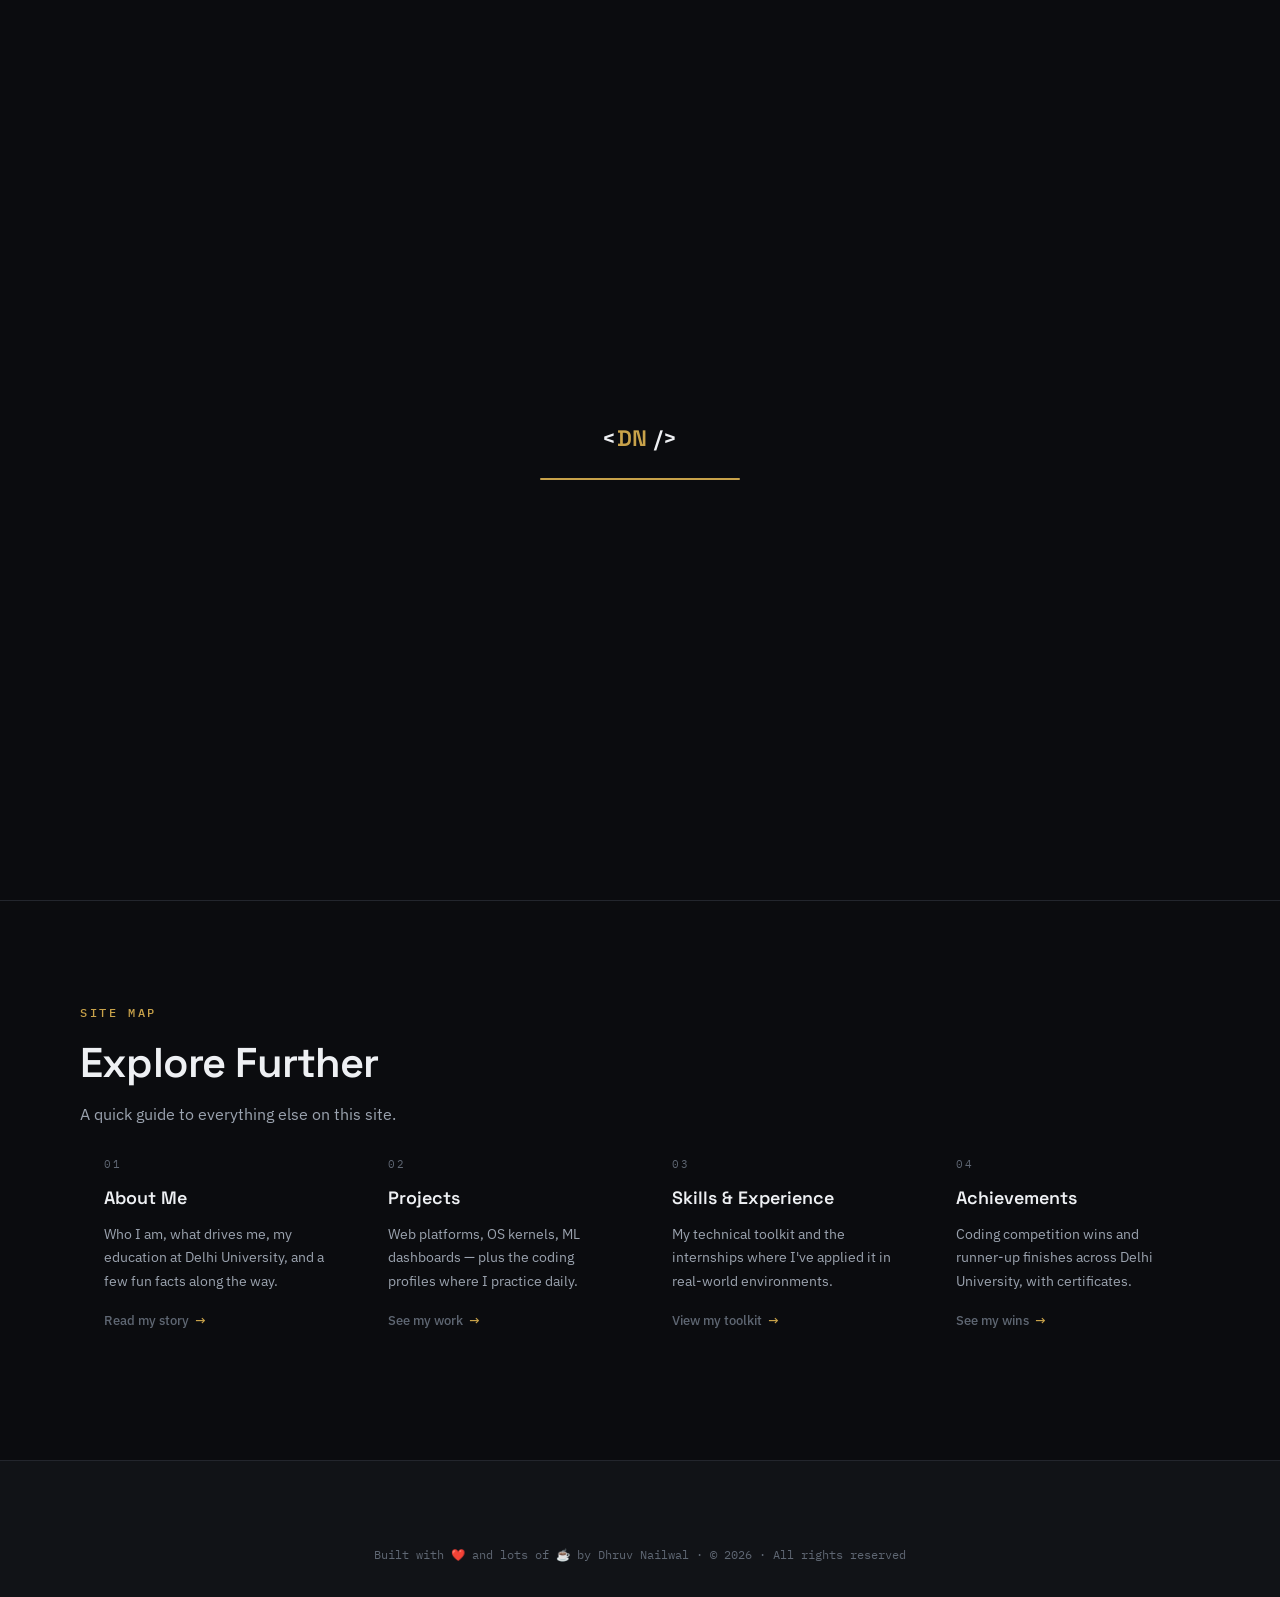
<file: index.html>
﻿<!DOCTYPE html>
<html lang="en">
    <head>
        <title>Dhruv Nailwal | Software Developer & DSA Enthusiast</title>
        <link
            rel="icon"
            type="image/png"
            sizes="64x64"
            href="assets/favicon.png"
        >
        <meta name="theme-color" content="#0C1117">
        <link rel="apple-touch-icon" href="assets/favicon.png">
        <meta name="description" content="Dhruv Nailwal is a Computer Science student, DSA enthusiast, web developer, and machine-learning engineer based in New Delhi. Explore his projects — including TraceWeave, a multi-source AML anomaly detection engine, and an unseen-customer fraud detection engine — achievements, and experience.">
        <meta name="keywords" content="Dhruv Nailwal, Dhruv Nailwal portfolio, Software Developer, Machine Learning, Fraud Detection, DSA Enthusiast, Web Developer, LeetCode, GitHub">
        <meta name="author" content="Dhruv Nailwal">
        <meta name="robots" content="index, follow">
        <meta charset="UTF-8">
        <meta name="viewport" content="width=device-width, initial-scale=1.0">
        <link rel="canonical" href="https://dhruvnailwal.me/">
        <link rel="preconnect" href="https://fonts.googleapis.com">
        <link rel="preconnect" href="https://fonts.gstatic.com" crossorigin>
        <link href="https://fonts.googleapis.com/css2?family=IBM+Plex+Mono:wght@400;500;600&family=IBM+Plex+Sans:wght@400;500;600;700&family=Space+Grotesk:wght@500;600;700&display=swap" rel="stylesheet">
        <link rel="stylesheet" href="https://cdnjs.cloudflare.com/ajax/libs/font-awesome/6.7.2/css/all.min.css">
        <link rel="stylesheet" href="css/styles.css">
    </head>
    <body>
        <!-- Loader (home only) -->
        <div id="loader">
            <div class="loader-logo">&lt;<span class="hl">DN</span> /&gt;</div>
            <div class="loader-bar">
                <div class="loader-fill"></div>
            </div>
        </div>
        <!-- Scroll Progress -->
        <div id="progress" aria-hidden="true"></div>
        <!-- Navigation -->
        <nav id="navbar">
            <div class="nav-inner">
                <a href="index.html" class="nav-logo">&lt;<span class="hl">DN</span> /&gt;</a>
                <ul class="nav-links">
                <li>
                    <a href="index.html" class="active">Home</a>
                </li>
                <li>
                    <a href="about.html">About</a>
                </li>
                <li>
                    <a href="projects.html">Projects</a>
                </li>
                <li>
                    <a href="experience.html">Experience</a>
                </li>
                <li>
                    <a href="achievements.html">Wins</a>
                </li>
                <li>
                    <a href="contact.html">Contact</a>
                </li>
            </ul>
                <div class="nav-actions">
                    <a href="contact.html" class="btn-nav">Hire Me</a>
                </div>
                <button class="nav-toggle" id="navToggle" aria-label="Menu" aria-expanded="false" aria-controls="mobileNav">☰</button>
            </div>
        </nav>
        <!-- Mobile Nav -->
        <div class="nav-mobile" id="mobileNav">
            <a href="index.html" class="mobile-link active">Home</a>
            <a href="about.html" class="mobile-link">About</a>
            <a href="projects.html" class="mobile-link">Projects</a>
            <a href="experience.html" class="mobile-link">Experience</a>
            <a href="achievements.html" class="mobile-link">Wins</a>
            <a href="contact.html" class="mobile-link">Contact</a>
        </div>
        <!-- HERO -->
        <section id="hero">
            <div class="hero-grid-bg" aria-hidden="true"></div>
            <div class="hero-inner">
                <div class="hero-content">
                    <div class="hero-badge">
                        <span class="hero-badge-dot"></span>
                        Open to Opportunities
                    </div>
                    <h1 class="hero-name">
                        Dhruv
                        <br>
                        <span class="accent">Nailwal</span>
                    </h1>
                    <p class="hero-tagline" id="typingText"></p>
                    <p class="hero-desc">
                        Computer Science student and DSA enthusiast, passionate about building meaningful software and solving real-world problems.
                        From tackling algorithmic challenges to developing web applications, I'm constantly learning, creating, and improving my craft.
                    </p>
                    <div class="hero-btns">
                        <a href="projects.html" class="btn-primary"><i class="fa-solid fa-code"></i>&nbsp;Explore My Work</a>
                        <a href="DhruvResume.pdf" class="btn-outline" download><i class="fa-solid fa-file-arrow-down"></i>&nbsp;Download Resume</a>
                        <a href="contact.html" class="btn-outline"><i class="fa-solid fa-envelope"></i>&nbsp;Contact Me</a>
                    </div>
                    <div class="hero-stats">
                        <div class="hero-stat">
                            <span class="hero-stat-num">600+</span>
                            <span class="hero-stat-label">Problems Solved</span>
                        </div>
                        <div class="hero-stat">
                            <span class="hero-stat-num">7</span>
                            <span class="hero-stat-label">Projects Built</span>
                        </div>
                        <div class="hero-stat">
                            <span class="hero-stat-num">2</span>
                            <span class="hero-stat-label">Internships</span>
                        </div>
                        <div class="hero-stat">
                            <span class="hero-stat-num">10+</span>
                            <span class="hero-stat-label">Coding Competitions Won</span>
                        </div>
                    </div>
                </div>
                <figure class="hero-photo">
                    <div class="frame">
                        <img
                            src="assets/dhruv-portrait.jpg"
                            alt="Portrait of Dhruv Nailwal"
                            width="900"
                            height="997"
                        >
                    </div>
                    <figcaption class="hero-photo-caption">Dhruv Nailwal — New Delhi, IN</figcaption>
                </figure>
            </div>
        </section>
        <div class="divider"></div>
        <!-- EXPLORE -->
        <section id="explore">
            <div class="container">
                <div class="fade-in">
                    <span class="section-label">Site Map</span>
                    <h2 class="section-title">Explore Further</h2>
                    <p class="section-desc">A quick guide to everything else on this site.</p>
                </div>
                <div class="jump-grid">
                    <a href="about.html" class="jump-card fade-in">
                        <div class="jump-card-kicker">01</div>
                        <div class="jump-card-title">About Me</div>
                        <div class="jump-card-desc">Who I am, what drives me, my education at Delhi University, and a few fun facts along the way.</div>
                        <div class="jump-card-go">Read my story <span class="go">→</span></div>
                    </a>
                    <a href="projects.html" class="jump-card fade-in stagger-1">
                        <div class="jump-card-kicker">02</div>
                        <div class="jump-card-title">Projects</div>
                        <div class="jump-card-desc">Web platforms, OS kernels, ML dashboards — plus the coding profiles where I practice daily.</div>
                        <div class="jump-card-go">See my work <span class="go">→</span></div>
                    </a>
                    <a href="experience.html" class="jump-card fade-in stagger-2">
                        <div class="jump-card-kicker">03</div>
                        <div class="jump-card-title">Skills & Experience</div>
                        <div class="jump-card-desc">My technical toolkit and the internships where I've applied it in real-world environments.</div>
                        <div class="jump-card-go">View my toolkit <span class="go">→</span></div>
                    </a>
                    <a href="achievements.html" class="jump-card fade-in stagger-3">
                        <div class="jump-card-kicker">04</div>
                        <div class="jump-card-title">Achievements</div>
                        <div class="jump-card-desc">Coding competition wins and runner-up finishes across Delhi University, with certificates.</div>
                        <div class="jump-card-go">See my wins <span class="go">→</span></div>
                    </a>
                </div>
            </div>
        </section>
        <!-- FOOTER -->
        <footer>
            <div class="container">
                <div class="footer-copy">Built with ❤️ and lots of ☕ by Dhruv Nailwal · © 2026 · All rights reserved</div>
            </div>
        </footer>
        <!-- Scroll To Top -->
        <button id="scrolltop" onclick="toTop()" aria-label="Back to top">↑</button>
        <script src="js/main.js"></script>
    </body>
</html>
</file>
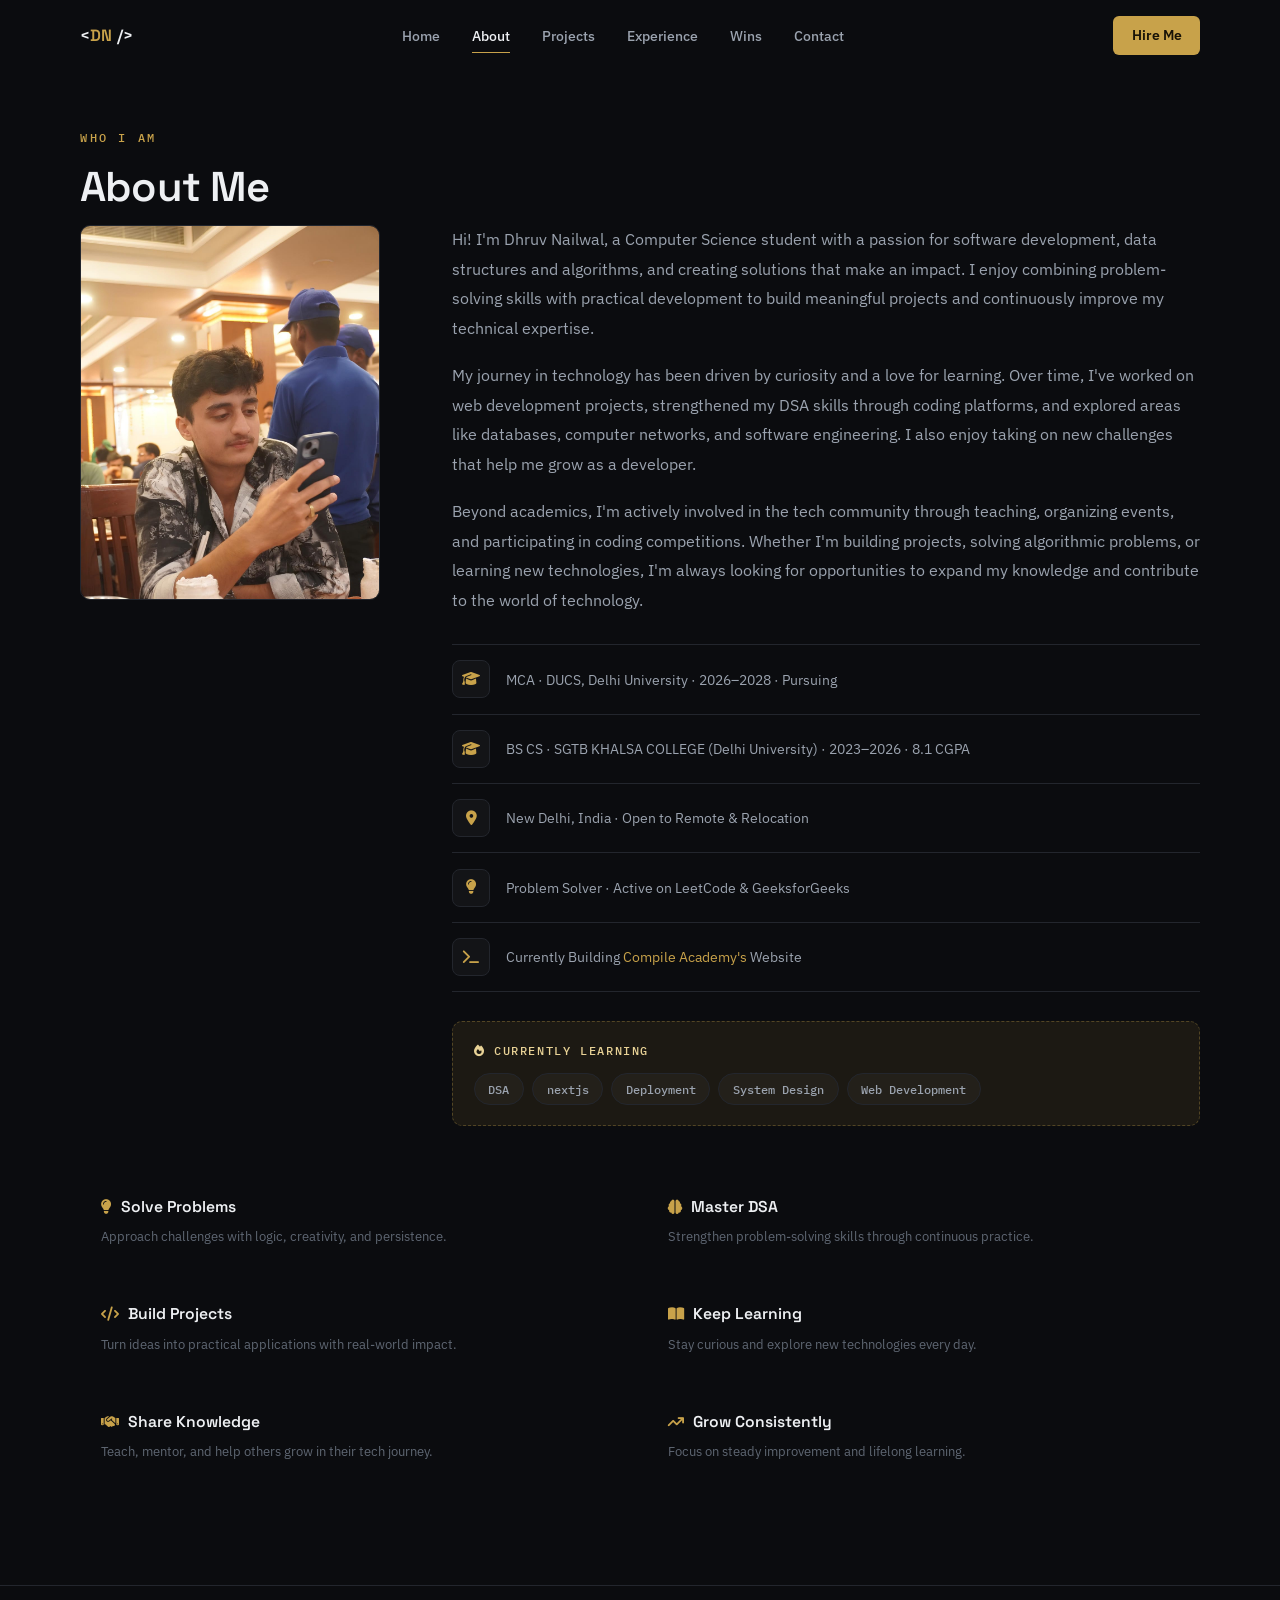
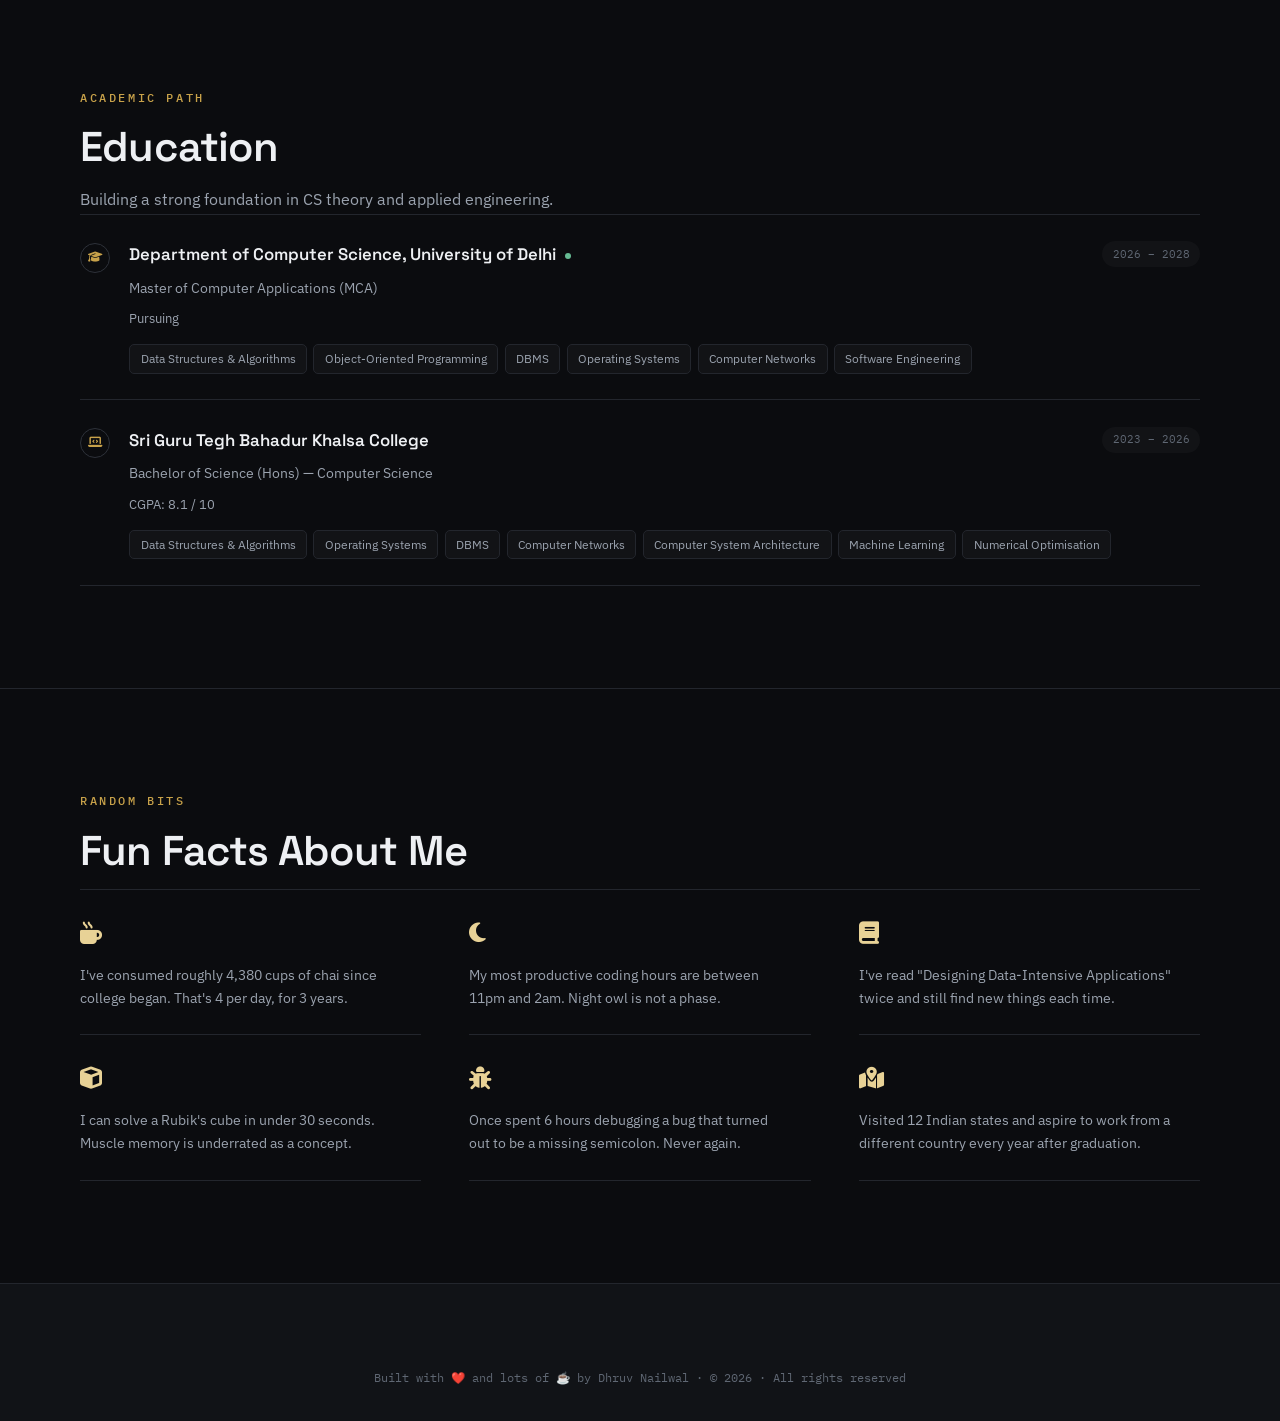
<file: about.html>
<!DOCTYPE html>
<html lang="en">
    <head>
        <title>About Me | Dhruv Nailwal</title>
        <link
            rel="icon"
            type="image/png"
            sizes="64x64"
            href="assets/favicon.png"
        >
        <meta name="theme-color" content="#0C1117">
        <link rel="apple-touch-icon" href="assets/favicon.png">
        <meta name="description" content="Learn about Dhruv Nailwal — Computer Science student at Delhi University, DSA enthusiast, and web developer. His story, values, education, and a few fun facts.">
        <meta name="keywords" content="Dhruv Nailwal, About Dhruv Nailwal, Delhi University, SGTB Khalsa College, Computer Science student">
        <meta name="author" content="Dhruv Nailwal">
        <meta name="robots" content="index, follow">
        <meta charset="UTF-8">
        <meta name="viewport" content="width=device-width, initial-scale=1.0">
        <link rel="canonical" href="https://dhruvnailwal.me/about.html">
        <link rel="preconnect" href="https://fonts.googleapis.com">
        <link rel="preconnect" href="https://fonts.gstatic.com" crossorigin>
        <link href="https://fonts.googleapis.com/css2?family=IBM+Plex+Mono:wght@400;500;600&family=IBM+Plex+Sans:wght@400;500;600;700&family=Space+Grotesk:wght@500;600;700&display=swap" rel="stylesheet">
        <link rel="stylesheet" href="https://cdnjs.cloudflare.com/ajax/libs/font-awesome/6.7.2/css/all.min.css">
        <link rel="stylesheet" href="css/styles.css">
    </head>
    <body>
        <!-- Scroll Progress -->
        <div id="progress" aria-hidden="true"></div>
        <!-- Navigation -->
        <nav id="navbar">
            <div class="nav-inner">
                <a href="index.html" class="nav-logo">&lt;<span class="hl">DN</span> /&gt;</a>
            <ul class="nav-links">
                <li>
                    <a href="index.html">Home</a>
                </li>
                <li>
                    <a href="about.html" class="active">About</a>
                </li>
                <li>
                    <a href="projects.html">Projects</a>
                </li>
                <li>
                    <a href="experience.html">Experience</a>
                </li>
                <li>
                    <a href="achievements.html">Wins</a>
                </li>
                <li>
                    <a href="contact.html">Contact</a>
                </li>
            </ul>
                <div class="nav-actions">
                    <a href="contact.html" class="btn-nav">Hire Me</a>
                </div>
                <button class="nav-toggle" id="navToggle" aria-label="Menu" aria-expanded="false" aria-controls="mobileNav">☰</button>
            </div>
        </nav>
        <!-- Mobile Nav -->
        <div class="nav-mobile" id="mobileNav">
            <a href="index.html" class="mobile-link">Home</a>
            <a href="about.html" class="mobile-link active">About</a>
            <a href="projects.html" class="mobile-link">Projects</a>
            <a href="experience.html" class="mobile-link">Experience</a>
            <a href="achievements.html" class="mobile-link">Wins</a>
            <a href="contact.html" class="mobile-link">Contact</a>
        </div>
        <!-- ABOUT -->
        <section id="about" class="page-head">
            <div class="container">
                <div class="fade-in">
                    <span class="section-label">Who I Am</span>
                    <h2 class="section-title">About Me</h2>
                </div>
                <div class="about-layout">
                    <figure class="about-photo fade-left">
                        <img
                            src="assets/dhruv-portrait.jpg"
                            alt="Portrait of Dhruv Nailwal"
                            width="900"
                            height="997"
                        >
                    </figure>
                    <div class="fade-in stagger-1">
                        <div class="about-text">
                            <p>Hi! I'm Dhruv Nailwal, a Computer Science student with a passion for software development, data structures and algorithms, and creating solutions that make an impact. I enjoy combining problem-solving skills with practical development to build meaningful projects and continuously improve my technical expertise.</p>
                            <p>My journey in technology has been driven by curiosity and a love for learning. Over time, I've worked on web development projects, strengthened my DSA skills through coding platforms, and explored areas like databases, computer networks, and software engineering. I also enjoy taking on new challenges that help me grow as a developer.</p>
                            <p>Beyond academics, I'm actively involved in the tech community through teaching, organizing events, and participating in coding competitions. Whether I'm building projects, solving algorithmic problems, or learning new technologies, I'm always looking for opportunities to expand my knowledge and contribute to the world of technology.</p>
                        </div>
                        <div class="about-highlights">
                            <div class="about-hl">
                                <div class="about-hl-icon"><i class="fa-solid fa-graduation-cap"></i></div>
                                <span>MCA · DUCS, Delhi University · 2026–2028 · Pursuing</span>
                            </div>
                            <div class="about-hl">
                                <div class="about-hl-icon"><i class="fa-solid fa-graduation-cap"></i></div>
                                <span>BS CS · SGTB KHALSA COLLEGE (Delhi University) · 2023–2026 · 8.1 CGPA</span>
                            </div>
                            <div class="about-hl">
                                <div class="about-hl-icon"><i class="fa-solid fa-location-dot"></i></div>
                                <span>New Delhi, India · Open to Remote & Relocation</span>
                            </div>
                            <div class="about-hl">
                                <div class="about-hl-icon"><i class="fa-solid fa-lightbulb"></i></div>
                                <span>Problem Solver · Active on LeetCode & GeeksforGeeks</span>
                            </div>
                            <div class="about-hl">
                                <div class="about-hl-icon"><i class="fa-solid fa-terminal"></i></div>
                                <span>
                                    Currently Building
                                    <a href="https://compileacademy.tech/">Compile Academy's</a>
                                    Website
                                </span>
                            </div>
                        </div>
                        <div class="currently-learning">
                            <div class="cl-title"><i class="fa-solid fa-fire"></i>&nbsp;Currently Learning</div>
                            <div class="cl-tags">
                                <span class="tag">DSA</span>
                                <span class="tag">nextjs</span>
                                <span class="tag">Deployment</span>
                                <span class="tag">System Design</span>
                                <span class="tag">Web Development</span>
                            </div>
                        </div>
                    </div>
                </div>
                <div class="about-values">
                    <div class="about-val fade-in">
                        <div class="about-val-title"><i class="fa-solid fa-lightbulb"></i>Solve Problems</div>
                        <div class="about-val-text">Approach challenges with logic, creativity, and persistence.</div>
                    </div>
                    <div class="about-val fade-in stagger-1">
                        <div class="about-val-title"><i class="fa-solid fa-brain"></i>Master DSA</div>
                        <div class="about-val-text">Strengthen problem-solving skills through continuous practice.</div>
                    </div>
                    <div class="about-val fade-in stagger-2">
                        <div class="about-val-title"><i class="fa-solid fa-code"></i>Build Projects</div>
                        <div class="about-val-text">Turn ideas into practical applications with real-world impact.</div>
                    </div>
                    <div class="about-val fade-in stagger-3">
                        <div class="about-val-title"><i class="fa-solid fa-book-open"></i>Keep Learning</div>
                        <div class="about-val-text">Stay curious and explore new technologies every day.</div>
                    </div>
                    <div class="about-val fade-in">
                        <div class="about-val-title"><i class="fa-solid fa-handshake"></i>Share Knowledge</div>
                        <div class="about-val-text">Teach, mentor, and help others grow in their tech journey.</div>
                    </div>
                    <div class="about-val fade-in stagger-1">
                        <div class="about-val-title"><i class="fa-solid fa-arrow-trend-up"></i>Grow Consistently</div>
                        <div class="about-val-text">Focus on steady improvement and lifelong learning.</div>
                    </div>
                </div>
            </div>
        </section>
        <div class="divider"></div>
        <!-- EDUCATION -->
        <section id="education">
            <div class="container">
                <div class="fade-in">
                    <span class="section-label">Academic Path</span>
                    <h2 class="section-title">Education</h2>
                    <p class="section-desc">Building a strong foundation in CS theory and applied engineering.</p>
                </div>
                <div class="edu-timeline fade-in">
                    <div class="edu-item current">
                        <div class="edu-dot"><i class="fa-solid fa-graduation-cap"></i></div>
                        <div class="edu-card">
                            <div class="edu-meta">
                                <span class="edu-school">Department of Computer Science, University of Delhi</span>
                                <span class="edu-duration">2026 – 2028</span>
                            </div>
                            <div class="edu-degree">Master of Computer Applications (MCA)</div>
                            <div class="edu-grade">Pursuing</div>
                            <div class="edu-courses">
                                <span class="edu-course">Data Structures & Algorithms</span>
                                <span class="edu-course">Object-Oriented Programming</span>
                                <span class="edu-course">DBMS</span>
                                <span class="edu-course">Operating Systems</span>
                                <span class="edu-course">Computer Networks</span>
                                <span class="edu-course">Software Engineering</span>
                            </div>
                        </div>
                    </div>
                    <div class="edu-item">
                        <div class="edu-dot"><i class="fa-solid fa-laptop-code"></i></div>
                        <div class="edu-card">
                            <div class="edu-meta">
                                <span class="edu-school">Sri Guru Tegh Bahadur Khalsa College</span>
                                <span class="edu-duration">2023 – 2026</span>
                            </div>
                            <div class="edu-degree">Bachelor of Science (Hons) — Computer Science</div>
                            <div class="edu-grade">CGPA: 8.1 / 10</div>
                            <div class="edu-courses">
                                <span class="edu-course">Data Structures & Algorithms</span>
                                <span class="edu-course">Operating Systems</span>
                                <span class="edu-course">DBMS</span>
                                <span class="edu-course">Computer Networks</span>
                                <span class="edu-course">Computer System Architecture</span>
                                <span class="edu-course">Machine Learning</span>
                                <span class="edu-course">Numerical Optimisation</span>
                            </div>
                        </div>
                    </div>
                </div>
            </div>
        </section>
        <div class="divider"></div>
        <!-- FUN FACTS -->
        <section id="funfacts">
            <div class="container">
                <div class="fade-in">
                    <span class="section-label">Random Bits</span>
                    <h2 class="section-title">Fun Facts About Me</h2>
                </div>
                <div class="facts-grid">
                    <div class="fact-card fade-in">
                        <div class="fact-emoji"><i class="fa-solid fa-mug-hot"></i></div>
                        <div class="fact-text">I've consumed roughly 4,380 cups of chai since college began. That's 4 per day, for 3 years.</div>
                    </div>
                    <div class="fact-card fade-in stagger-1">
                        <div class="fact-emoji"><i class="fa-solid fa-moon"></i></div>
                        <div class="fact-text">My most productive coding hours are between 11pm and 2am. Night owl is not a phase.</div>
                    </div>
                    <div class="fact-card fade-in stagger-2">
                        <div class="fact-emoji"><i class="fa-solid fa-book"></i></div>
                        <div class="fact-text">I've read "Designing Data-Intensive Applications" twice and still find new things each time.</div>
                    </div>
                    <div class="fact-card fade-in stagger-3">
                        <div class="fact-emoji"><i class="fa-solid fa-cube"></i></div>
                        <div class="fact-text">I can solve a Rubik's cube in under 30 seconds. Muscle memory is underrated as a concept.</div>
                    </div>
                    <div class="fact-card fade-in">
                        <div class="fact-emoji"><i class="fa-solid fa-bug"></i></div>
                        <div class="fact-text">Once spent 6 hours debugging a bug that turned out to be a missing semicolon. Never again.</div>
                    </div>
                    <div class="fact-card fade-in stagger-1">
                        <div class="fact-emoji"><i class="fa-solid fa-map-location-dot"></i></div>
                        <div class="fact-text">Visited 12 Indian states and aspire to work from a different country every year after graduation.</div>
                    </div>
                </div>
            </div>
        </section>
        <!-- FOOTER -->
        <footer>
            <div class="container">
                <div class="footer-copy">Built with ❤️ and lots of ☕ by Dhruv Nailwal · © 2026 · All rights reserved</div>
            </div>
        </footer>
        <!-- Scroll To Top -->
        <button id="scrolltop" onclick="toTop()" aria-label="Back to top">↑</button>
        <script src="js/main.js"></script>
    </body>
</html>
</file>
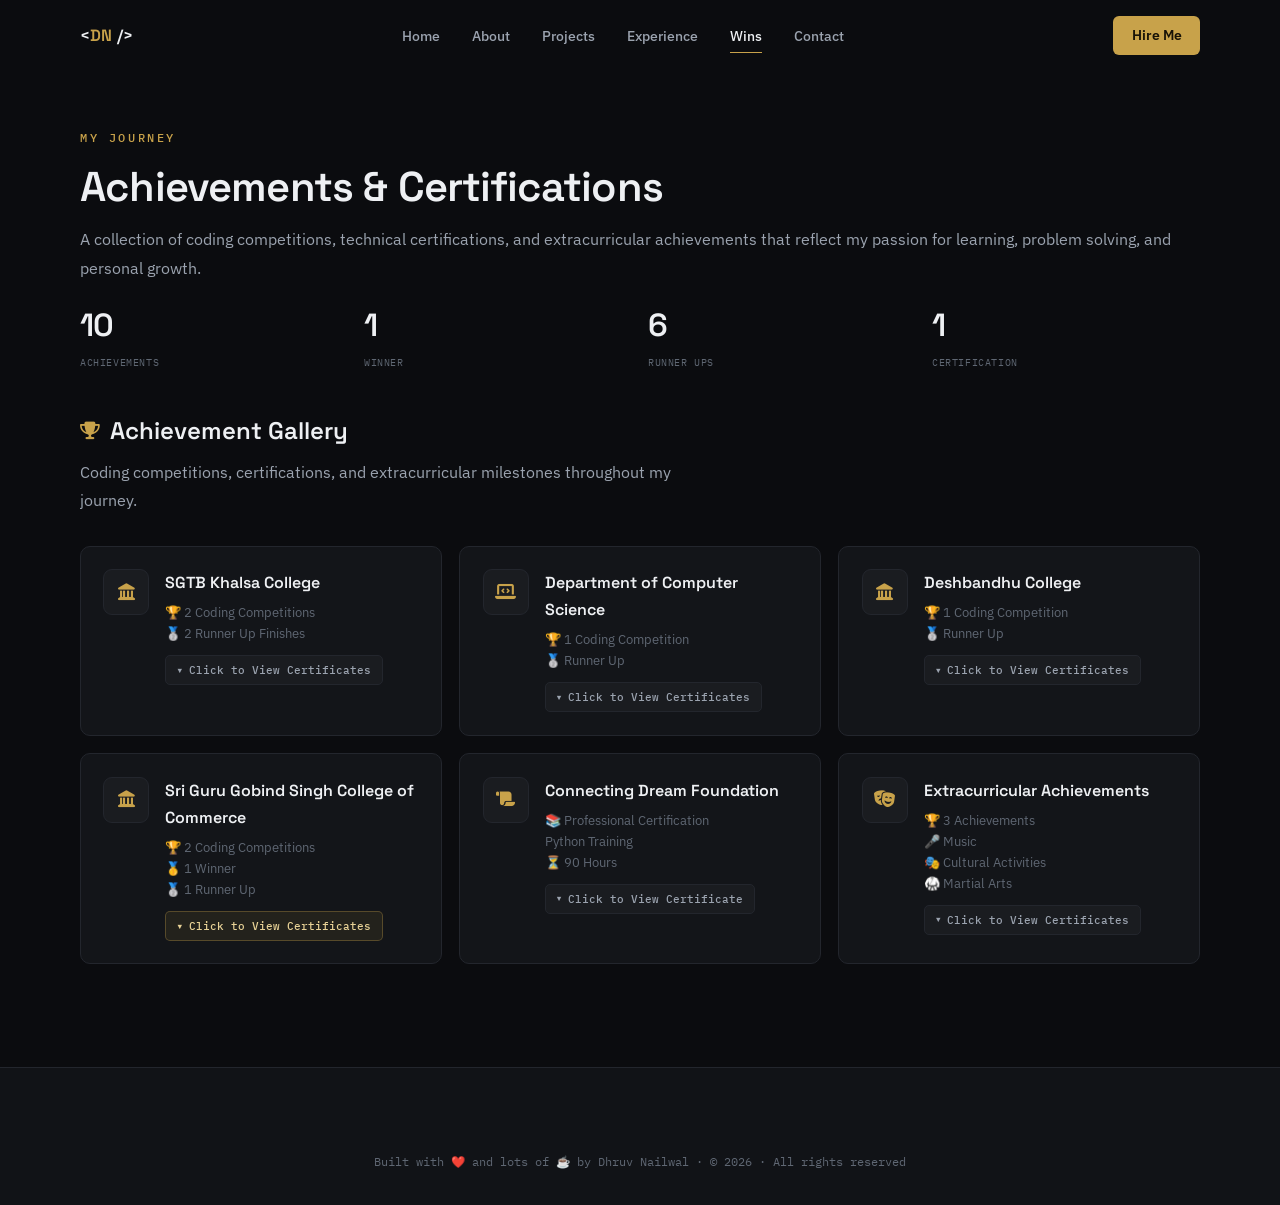
<file: achievements.html>
<!DOCTYPE html>
<html lang="en">
    <head>
        <title>Achievements & Certifications | Dhruv Nailwal</title>
        <link
            rel="icon"
            type="image/png"
            sizes="64x64"
            href="assets/favicon.png"
        >
        <meta name="theme-color" content="#0C1117">
        <link rel="apple-touch-icon" href="assets/favicon.png">
        <meta name="description" content="Coding competition wins and runner-up finishes by Dhruv Nailwal across Delhi University colleges — Data Heist, Output Battle, Squash the Bug, Code Break, Auction Bytes, and more.">
        <meta name="keywords" content="Dhruv Nailwal achievements, coding competitions, Delhi University, certifications, hackathons">
        <meta name="author" content="Dhruv Nailwal">
        <meta name="robots" content="index, follow">
        <meta charset="UTF-8">
        <meta name="viewport" content="width=device-width, initial-scale=1.0">
        <link rel="canonical" href="https://dhruvnailwal.me/achievements.html">
        <link rel="preconnect" href="https://fonts.googleapis.com">
        <link rel="preconnect" href="https://fonts.gstatic.com" crossorigin>
        <link href="https://fonts.googleapis.com/css2?family=IBM+Plex+Mono:wght@400;500;600&family=IBM+Plex+Sans:wght@400;500;600;700&family=Space+Grotesk:wght@500;600;700&display=swap" rel="stylesheet">
        <link rel="stylesheet" href="https://cdnjs.cloudflare.com/ajax/libs/font-awesome/6.7.2/css/all.min.css">
        <link rel="stylesheet" href="css/styles.css">
    </head>
    <body>
        <!-- Scroll Progress -->
        <div id="progress" aria-hidden="true"></div>
        <!-- Navigation -->
        <nav id="navbar">
            <div class="nav-inner">
                <a href="index.html" class="nav-logo">&lt;<span class="hl">DN</span> /&gt;</a>
            <ul class="nav-links">
                <li>
                    <a href="index.html">Home</a>
                </li>
                <li>
                    <a href="about.html">About</a>
                </li>
                <li>
                    <a href="projects.html">Projects</a>
                </li>
                <li>
                    <a href="experience.html">Experience</a>
                </li>
                <li>
                    <a href="achievements.html" class="active">Wins</a>
                </li>
                <li>
                    <a href="contact.html">Contact</a>
                </li>
            </ul>
                <div class="nav-actions">
                    <a href="contact.html" class="btn-nav">Hire Me</a>
                </div>
                <button class="nav-toggle" id="navToggle" aria-label="Menu" aria-expanded="false" aria-controls="mobileNav">☰</button>
            </div>
        </nav>
        <!-- Mobile Nav -->
        <div class="nav-mobile" id="mobileNav">
            <a href="index.html" class="mobile-link">Home</a>
            <a href="about.html" class="mobile-link">About</a>
            <a href="projects.html" class="mobile-link">Projects</a>
            <a href="experience.html" class="mobile-link">Experience</a>
            <a href="achievements.html" class="mobile-link active">Wins</a>
            <a href="contact.html" class="mobile-link">Contact</a>
        </div>
        <!-- ACHIEVEMENTS -->
        <section id="achievements" class="page-head">
            <div class="container">
                <div class="fade-in">
                    <span class="section-label">
                        My Journey
                    </span>
                    <h2 class="section-title">
                        Achievements & Certifications
                    </h2>
                    <p class="section-desc">
                        A collection of coding competitions, technical certifications, and extracurricular achievements that reflect my passion for learning, problem solving, and personal growth.
                    </p>
                </div>
                <div class="hero-stats" style="margin-bottom:40px;">
                    <div class="hero-stat">
                        <span class="hero-stat-num">10</span>
                        <span class="hero-stat-label">Achievements</span>
                    </div>
                    <div class="hero-stat">
                        <span class="hero-stat-num">1</span>
                        <span class="hero-stat-label">Winner</span>
                    </div>
                    <div class="hero-stat">
                        <span class="hero-stat-num">6</span>
                        <span class="hero-stat-label">Runner Ups</span>
                    </div>
                    <div class="hero-stat">
                        <span class="hero-stat-num">1</span>
                        <span class="hero-stat-label">Certification</span>
                    </div>
                </div>
                <div class="fade-in">
                    <h3 class="ach-outline"><i class="fa-solid fa-trophy"></i>Achievement Gallery</h3>
                    <p class="ach-outline-sub">Coding competitions, certifications, and extracurricular milestones throughout my journey.</p>
                </div>
                <div class="achievements-grid">
                    <div class="ach-card" onclick="toggleAchievement('sgtb')">
                        <div class="ach-head">
                            <div class="ach-icon"><i class="fa-solid fa-landmark"></i></div>
                            <div class="ach-content">
                                <div class="ach-title">SGTB Khalsa College</div>
                                <div class="ach-desc">🏆 2 Coding Competitions<br>🥈 2 Runner Up Finishes</div>
                                <div class="ach-badge blue"><span class="chev">▼</span>Click to View Certificates</div>
                            </div>
                        </div>
                        <div id="sgtb" class="ach-panel">
                            <div class="ach-entry">
                                <div class="ach-entry-title"><i class="fa-solid fa-trophy"></i>Data Heist</div>
                                <p>🥈 Runner Up<br>📅 2026</p>
                                <img src="DataHeist.jpeg" alt="Data Heist certificate">
                            </div>
                            <div class="ach-entry">
                                <div class="ach-entry-title"><i class="fa-solid fa-trophy"></i>Output Battle</div>
                                <p>🥈 Runner Up<br>📅 2026</p>
                                <img src="OutputBattle.jpeg" alt="Output Battle certificate">
                            </div>
                        </div>
                    </div>
                    <div class="ach-card" onclick="toggleAchievement('dept')">
                        <div class="ach-head">
                            <div class="ach-icon"><i class="fa-solid fa-laptop-code"></i></div>
                            <div class="ach-content">
                                <div class="ach-title">Department of Computer Science</div>
                                <div class="ach-desc">🏆 1 Coding Competition<br>🥈 Runner Up</div>
                                <div class="ach-badge blue"><span class="chev">▼</span>Click to View Certificates</div>
                            </div>
                        </div>
                        <div id="dept" class="ach-panel">
                            <div class="ach-entry">
                                <div class="ach-entry-title"><i class="fa-solid fa-trophy"></i>Squash the Bug</div>
                                <p>🥈 Runner Up<br>📅 2026<br>💻 Department of Computer Science</p>
                                <img src="Squashthebug.jpeg" alt="Squash the Bug certificate">
                            </div>
                        </div>
                    </div>
                    <div class="ach-card" onclick="toggleAchievement('deshbandhu')">
                        <div class="ach-head">
                            <div class="ach-icon"><i class="fa-solid fa-landmark"></i></div>
                            <div class="ach-content">
                                <div class="ach-title">Deshbandhu College</div>
                                <div class="ach-desc">🏆 1 Coding Competition<br>🥈 Runner Up</div>
                                <div class="ach-badge blue"><span class="chev">▼</span>Click to View Certificates</div>
                            </div>
                        </div>
                        <div id="deshbandhu" class="ach-panel">
                            <div class="ach-entry">
                                <div class="ach-entry-title"><i class="fa-solid fa-trophy"></i>Code Break</div>
                                <p>🥈 Runner Up<br>📅 2025<br>🏛️ Deshbandhu College</p>
                                <img src="CodeBreak.jpeg" alt="Code Break certificate">
                            </div>
                        </div>
                    </div>
                    <div class="ach-card" onclick="toggleAchievement('sggscc')">
                        <div class="ach-head">
                            <div class="ach-icon"><i class="fa-solid fa-landmark"></i></div>
                            <div class="ach-content">
                                <div class="ach-title">Sri Guru Gobind Singh College of Commerce</div>
                                <div class="ach-desc">🏆 2 Coding Competitions<br>🥇 1 Winner<br>🥈 1 Runner Up</div>
                                <div class="ach-badge gold"><span class="chev">▼</span>Click to View Certificates</div>
                            </div>
                        </div>
                        <div id="sggscc" class="ach-panel">
                            <div class="ach-entry">
                                <div class="ach-entry-title gold"><i class="fa-solid fa-medal"></i>Auction Bytes</div>
                                <p>🥇 Winner<br>📅 2026<br>🏛️ SGGSCC</p>
                                <img src="AuctionBytes.jpeg" alt="Auction Bytes certificate">
                            </div>
                            <div class="ach-entry">
                                <div class="ach-entry-title"><i class="fa-solid fa-trophy"></i>Escape Room</div>
                                <p>🥈 Runner Up<br>📅 2026<br>🏛️ SGGSCC</p>
                                <img src="EscapeRoom.jpeg" alt="Escape Room certificate">
                            </div>
                        </div>
                    </div>
                    <div class="ach-card" onclick="toggleAchievement('cdf')">
                        <div class="ach-head">
                            <div class="ach-icon"><i class="fa-solid fa-scroll"></i></div>
                            <div class="ach-content">
                                <div class="ach-title">Connecting Dream Foundation</div>
                                <div class="ach-desc">📚 Professional Certification<br>Python Training<br>⏳ 90 Hours</div>
                                <div class="ach-badge blue"><span class="chev">▼</span>Click to View Certificate</div>
                            </div>
                        </div>
                        <div id="cdf" class="ach-panel">
                            <div class="ach-entry">
                                <div class="ach-entry-title"><i class="fa-solid fa-scroll"></i>Python Training</div>
                                <p>🏢 Connecting Dream Foundation<br>Python Programming<br>⏳ 90 Hours</p>
                                <img src="PythonCDF.jpeg" alt="Python Training certificate">
                            </div>
                        </div>
                    </div>
                    <div class="ach-card" onclick="toggleAchievement('eca')">
                        <div class="ach-head">
                            <div class="ach-icon"><i class="fa-solid fa-masks-theater"></i></div>
                            <div class="ach-content">
                                <div class="ach-title">Extracurricular Achievements</div>
                                <div class="ach-desc">🏆 3 Achievements<br>🎤 Music<br>🎭 Cultural Activities<br>🥋 Martial Arts</div>
                                <div class="ach-badge blue"><span class="chev">▼</span>Click to View Certificates</div>
                            </div>
                        </div>
                        <div id="eca" class="ach-panel">
                            <div class="ach-entry">
                                <div class="ach-entry-title"><i class="fa-solid fa-microphone"></i>Singing Competition</div>
                                <p>🥈 Second Position<br>📅 2017<br>Directorate of NCT Delhi</p>
                                <img src="Singing.jpeg" alt="Singing Competition certificate">
                            </div>
                            <div class="ach-entry">
                                <div class="ach-entry-title"><i class="fa-solid fa-masks-theater"></i>Talent Hunt</div>
                                <p>🥈 Runner Up<br>📅 2025<br>Deshbandhu College</p>
                                <img src="TalentHunt.jpeg" alt="Talent Hunt certificate">
                            </div>
                            <div class="ach-entry">
                                <div class="ach-entry-title"><i class="fa-solid fa-hand-fist"></i>Shotokan Karate</div>
                                <p>🏅 Participant<br>📅 2013<br>International Martial Arts Association</p>
                                <img src="Karate.jpeg" alt="Shotokan Karate certificate">
                            </div>
                        </div>
                    </div>
                </div>
            </div>
        </section>
        <!-- FOOTER -->
        <footer>
            <div class="container">
                <div class="footer-copy">Built with ❤️ and lots of ☕ by Dhruv Nailwal · © 2026 · All rights reserved</div>
            </div>
        </footer>
        <!-- Scroll To Top -->
        <button id="scrolltop" onclick="toTop()" aria-label="Back to top">↑</button>
        <script src="js/main.js"></script>
        <script>
function toggleAchievement(id){
    var x=document.getElementById(id);
    x.classList.toggle('open');
    var card=x.closest('.ach-card');
    if(card){card.classList.toggle('open');}
}
        </script>
    </body>
</html>
</file>
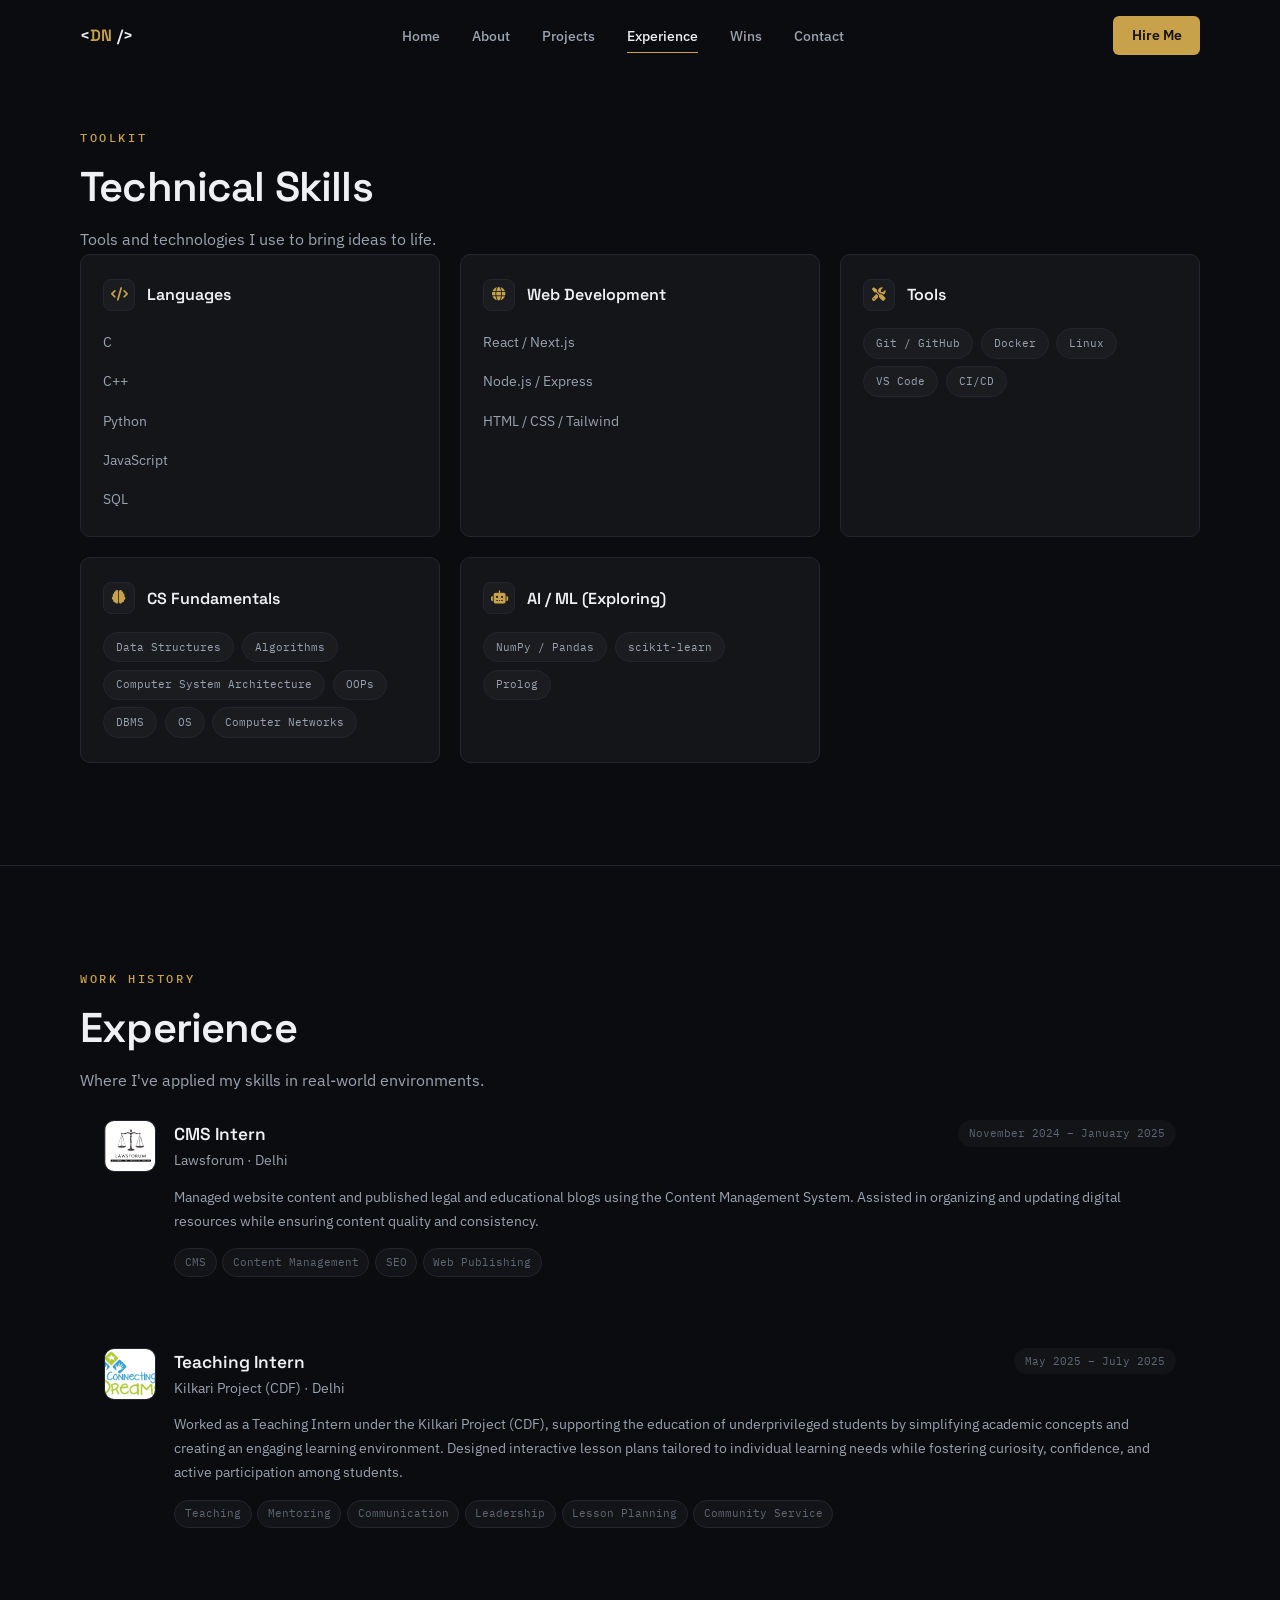
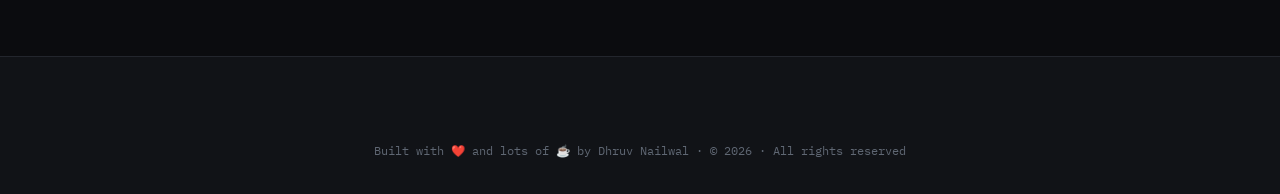
<file: experience.html>
<!DOCTYPE html>
<html lang="en">
    <head>
        <title>Skills & Experience | Dhruv Nailwal</title>
        <link
            rel="icon"
            type="image/png"
            sizes="64x64"
            href="assets/favicon.png"
        >
        <meta name="theme-color" content="#0C1117">
        <link rel="apple-touch-icon" href="assets/favicon.png">
        <meta name="description" content="Dhruv Nailwal's technical skills in C++, Python, JavaScript, React, and Node.js — plus his internship experience at Lawsforum and the Kilkari Project (CDF), Delhi.">
        <meta name="keywords" content="Dhruv Nailwal skills, Dhruv Nailwal experience, C++, Python, JavaScript, React, Internships">
        <meta name="author" content="Dhruv Nailwal">
        <meta name="robots" content="index, follow">
        <meta charset="UTF-8">
        <meta name="viewport" content="width=device-width, initial-scale=1.0">
        <link rel="canonical" href="https://dhruvnailwal.me/experience.html">
        <link rel="preconnect" href="https://fonts.googleapis.com">
        <link rel="preconnect" href="https://fonts.gstatic.com" crossorigin>
        <link href="https://fonts.googleapis.com/css2?family=IBM+Plex+Mono:wght@400;500;600&family=IBM+Plex+Sans:wght@400;500;600;700&family=Space+Grotesk:wght@500;600;700&display=swap" rel="stylesheet">
        <link rel="stylesheet" href="https://cdnjs.cloudflare.com/ajax/libs/font-awesome/6.7.2/css/all.min.css">
        <link rel="stylesheet" href="css/styles.css">
    </head>
    <body>
        <!-- Scroll Progress -->
        <div id="progress" aria-hidden="true"></div>
        <!-- Navigation -->
        <nav id="navbar">
            <div class="nav-inner">
                <a href="index.html" class="nav-logo">&lt;<span class="hl">DN</span> /&gt;</a>
            <ul class="nav-links">
                <li>
                    <a href="index.html">Home</a>
                </li>
                <li>
                    <a href="about.html">About</a>
                </li>
                <li>
                    <a href="projects.html">Projects</a>
                </li>
                <li>
                    <a href="experience.html" class="active">Experience</a>
                </li>
                <li>
                    <a href="achievements.html">Wins</a>
                </li>
                <li>
                    <a href="contact.html">Contact</a>
                </li>
            </ul>
                <div class="nav-actions">
                    <a href="contact.html" class="btn-nav">Hire Me</a>
                </div>
                <button class="nav-toggle" id="navToggle" aria-label="Menu" aria-expanded="false" aria-controls="mobileNav">☰</button>
            </div>
        </nav>
        <!-- Mobile Nav -->
        <div class="nav-mobile" id="mobileNav">
            <a href="index.html" class="mobile-link">Home</a>
            <a href="about.html" class="mobile-link">About</a>
            <a href="projects.html" class="mobile-link">Projects</a>
            <a href="experience.html" class="mobile-link active">Experience</a>
            <a href="achievements.html" class="mobile-link">Wins</a>
            <a href="contact.html" class="mobile-link">Contact</a>
        </div>
        <!-- SKILLS -->
        <section id="skills" class="page-head">
            <div class="container">
                <div class="fade-in">
                    <span class="section-label">Toolkit</span>
                    <h2 class="section-title">Technical Skills</h2>
                    <p class="section-desc">Tools and technologies I use to bring ideas to life.</p>
                </div>
                <div class="skills-grid">
                    <div class="skill-cat fade-in">
                        <div class="skill-cat-title">
                            <div class="skill-cat-icon"><i class="fa-solid fa-code"></i></div>Languages</div>
                        <div class="skill-items">
                            <div class="skill-item">
                                <div class="skill-header">
                                    <span class="skill-name">C</span>
                                </div>
                            </div>
                            <div class="skill-item">
                                <div class="skill-header">
                                    <span class="skill-name">C++</span>
                                </div>
                            </div>
                            <div class="skill-item">
                                <div class="skill-header">
                                    <span class="skill-name">Python</span>
                                </div>
                            </div>
                            <div class="skill-item">
                                <div class="skill-header">
                                    <span class="skill-name">JavaScript</span>
                                </div>
                            </div>
                            <div class="skill-item">
                                <div class="skill-header">
                                    <span class="skill-name">SQL</span>
                                </div>
                            </div>
                        </div>
                    </div>
                    <div class="skill-cat fade-in stagger-1">
                        <div class="skill-cat-title">
                            <div class="skill-cat-icon"><i class="fa-solid fa-globe"></i></div>Web Development</div>
                        <div class="skill-items">
                            <div class="skill-item">
                                <div class="skill-header">
                                    <span class="skill-name">React / Next.js</span>
                                </div>
                            </div>
                            <div class="skill-item">
                                <div class="skill-header">
                                    <span class="skill-name">Node.js / Express</span>
                                </div>
                            </div>
                            <div class="skill-item">
                                <div class="skill-header">
                                    <span class="skill-name">HTML / CSS / Tailwind</span>
                                </div>
                            </div>
                        </div>
                    </div>
                    <div class="skill-cat fade-in stagger-3">
                        <div class="skill-cat-title">
                            <div class="skill-cat-icon"><i class="fa-solid fa-screwdriver-wrench"></i></div>Tools</div>
                        <div class="skill-badges">
                            <span class="badge">Git / GitHub</span>
                            <span class="badge">Docker</span>
                            <span class="badge">Linux</span>
                            <span class="badge">VS Code</span>
                            <span class="badge">CI/CD</span>
                        </div>
                    </div>
                    <div class="skill-cat fade-in stagger-1">
                        <div class="skill-cat-title">
                            <div class="skill-cat-icon"><i class="fa-solid fa-brain"></i></div>CS Fundamentals</div>
                        <div class="skill-badges">
                            <span class="badge">Data Structures</span>
                            <span class="badge">Algorithms</span>
                            <span class="badge">Computer System Architecture</span>
                            <span class="badge">OOPs</span>
                            <span class="badge">DBMS</span>
                            <span class="badge">OS</span>
                            <span class="badge">Computer Networks</span>
                        </div>
                    </div>
                    <div class="skill-cat fade-in stagger-2">
                        <div class="skill-cat-title">
                            <div class="skill-cat-icon"><i class="fa-solid fa-robot"></i></div>AI / ML (Exploring)</div>
                        <div class="skill-badges">
                            <span class="badge">NumPy / Pandas</span>
                            <span class="badge">scikit-learn</span>
                            <span class="badge">Prolog</span>
                        </div>
                    </div>
                </div>
            </div>
        </section>
        <div class="divider"></div>
        <!-- EXPERIENCE -->
        <section id="experience">
            <div class="container">
                <div class="fade-in">
                    <span class="section-label">Work History</span>
                    <h2 class="section-title">Experience</h2>
                    <p class="section-desc">Where I've applied my skills in real-world environments.</p>
                </div>
                <div class="exp-timeline">
                    <div class="exp-item fade-in">
                        <div class="exp-logo">
                            <img src="LF.png" style="width:100%; height:100%; object-fit:cover;" alt="Lawsforum logo">
                        </div>
                        <div>
                            <div class="exp-header">
                                <div>
                                    <div class="exp-role">CMS Intern</div>
                                    <div class="exp-org">Lawsforum · Delhi</div>
                                </div>
                                <div class="exp-duration">November 2024 – January 2025</div>
                            </div>
                            <p class="exp-desc">Managed website content and published legal and educational blogs using the Content Management System. Assisted in organizing and updating digital resources while ensuring content quality and consistency.</p>
                            <div class="exp-tags">
                                <span class="exp-tag">CMS</span>
                                <span class="exp-tag">Content Management</span>
                                <span class="exp-tag">SEO</span>
                                <span class="exp-tag">Web Publishing</span>
                            </div>
                        </div>
                    </div>
                    <div class="exp-item fade-in stagger-1">
                        <div class="exp-logo">
                            <img src="CDF.png" style="width:100%; height:100%; object-fit:cover;" alt="Connecting Dream Foundation logo">
                        </div>
                        <div>
                            <div class="exp-header">
                                <div>
                                    <div class="exp-role">Teaching Intern</div>
                                    <div class="exp-org">Kilkari Project (CDF) · Delhi</div>
                                </div>
                                <div class="exp-duration">
                                    May 2025 – July 2025
                                </div>
                            </div>
                            <p class="exp-desc">
                                Worked as a Teaching Intern under the Kilkari Project (CDF), supporting the education of underprivileged students by simplifying academic concepts and creating an engaging learning environment. Designed interactive lesson plans tailored to individual learning needs while fostering curiosity, confidence, and active participation among students.
                            </p>
                            <div class="exp-tags">
                                <span class="exp-tag">Teaching</span>
                                <span class="exp-tag">Mentoring</span>
                                <span class="exp-tag">Communication</span>
                                <span class="exp-tag">Leadership</span>
                                <span class="exp-tag">Lesson Planning</span>
                                <span class="exp-tag">Community Service</span>
                            </div>
                        </div>
                    </div>
                </div>
            </div>
        </section>
        <!-- FOOTER -->
        <footer>
            <div class="container">
                <div class="footer-copy">Built with ❤️ and lots of ☕ by Dhruv Nailwal · © 2026 · All rights reserved</div>
            </div>
        </footer>
        <!-- Scroll To Top -->
        <button id="scrolltop" onclick="toTop()" aria-label="Back to top">↑</button>
        <script src="js/main.js"></script>
    </body>
</html>
</file>
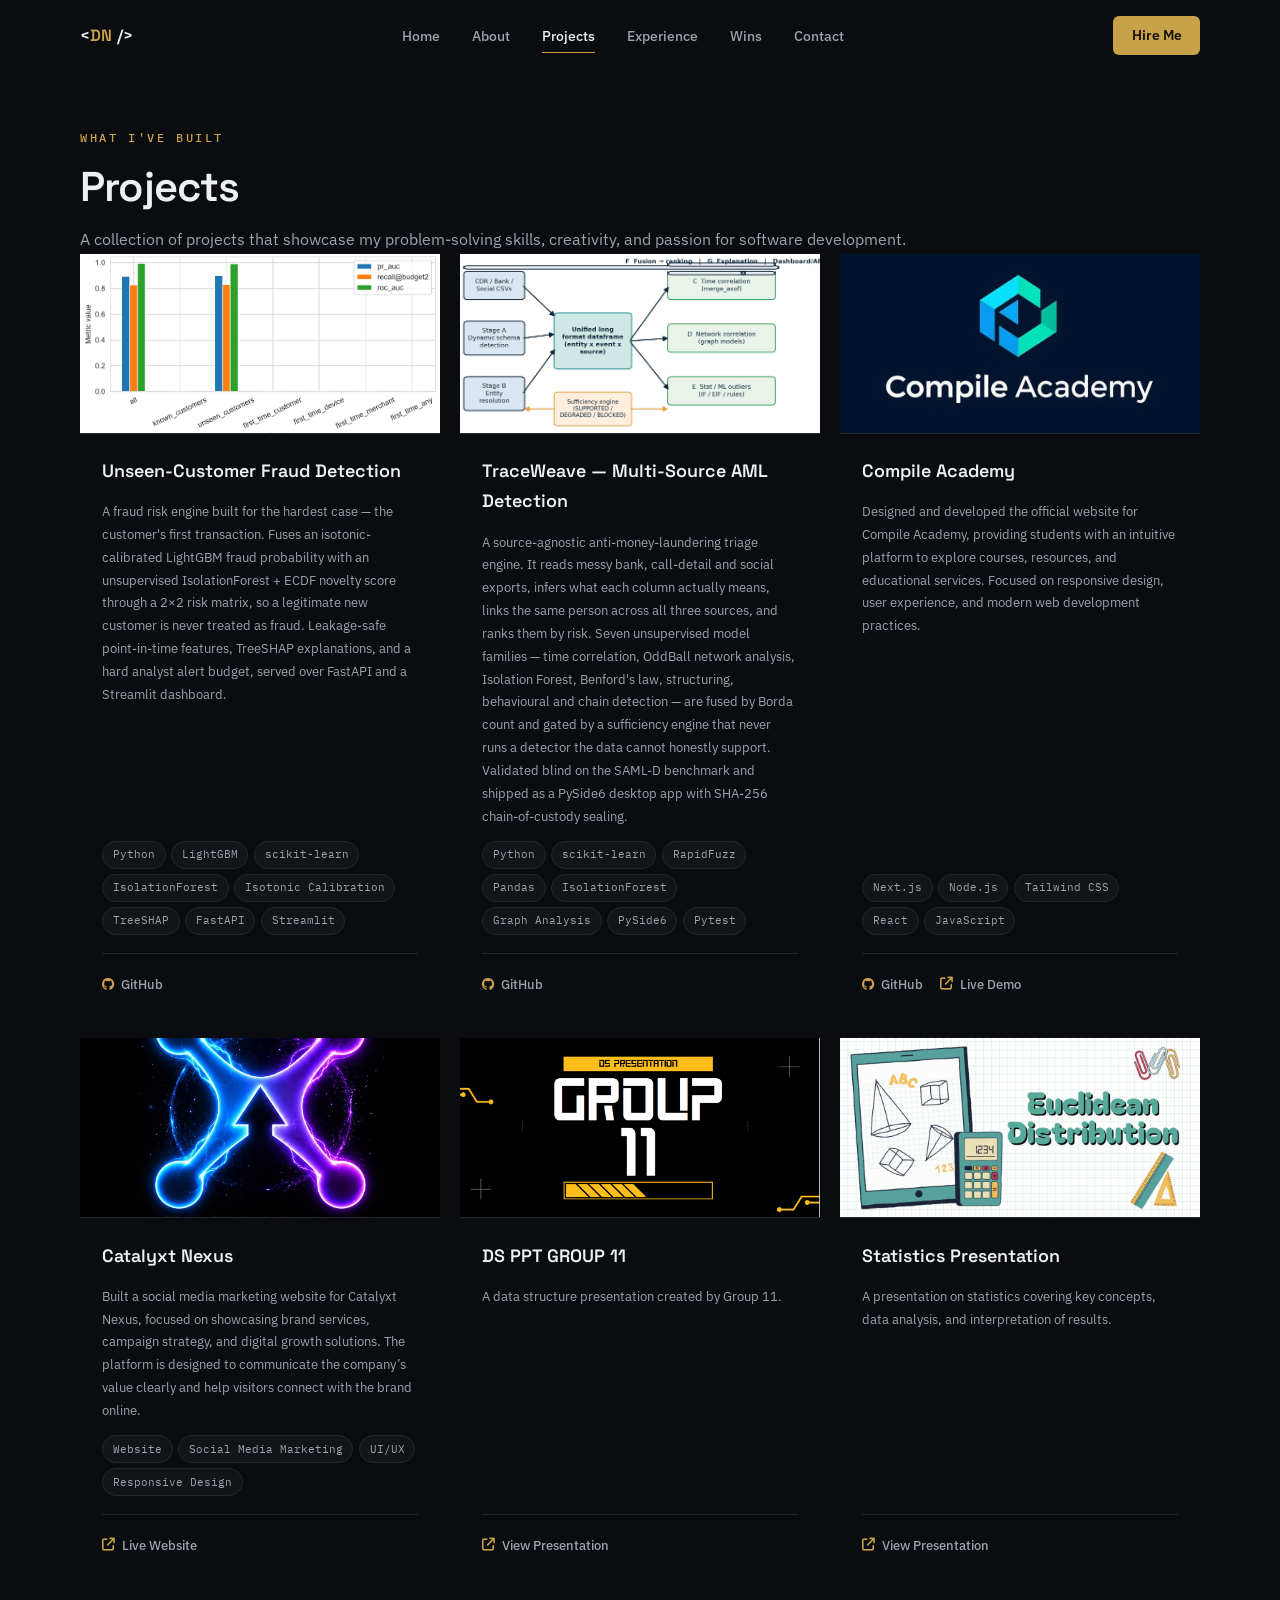
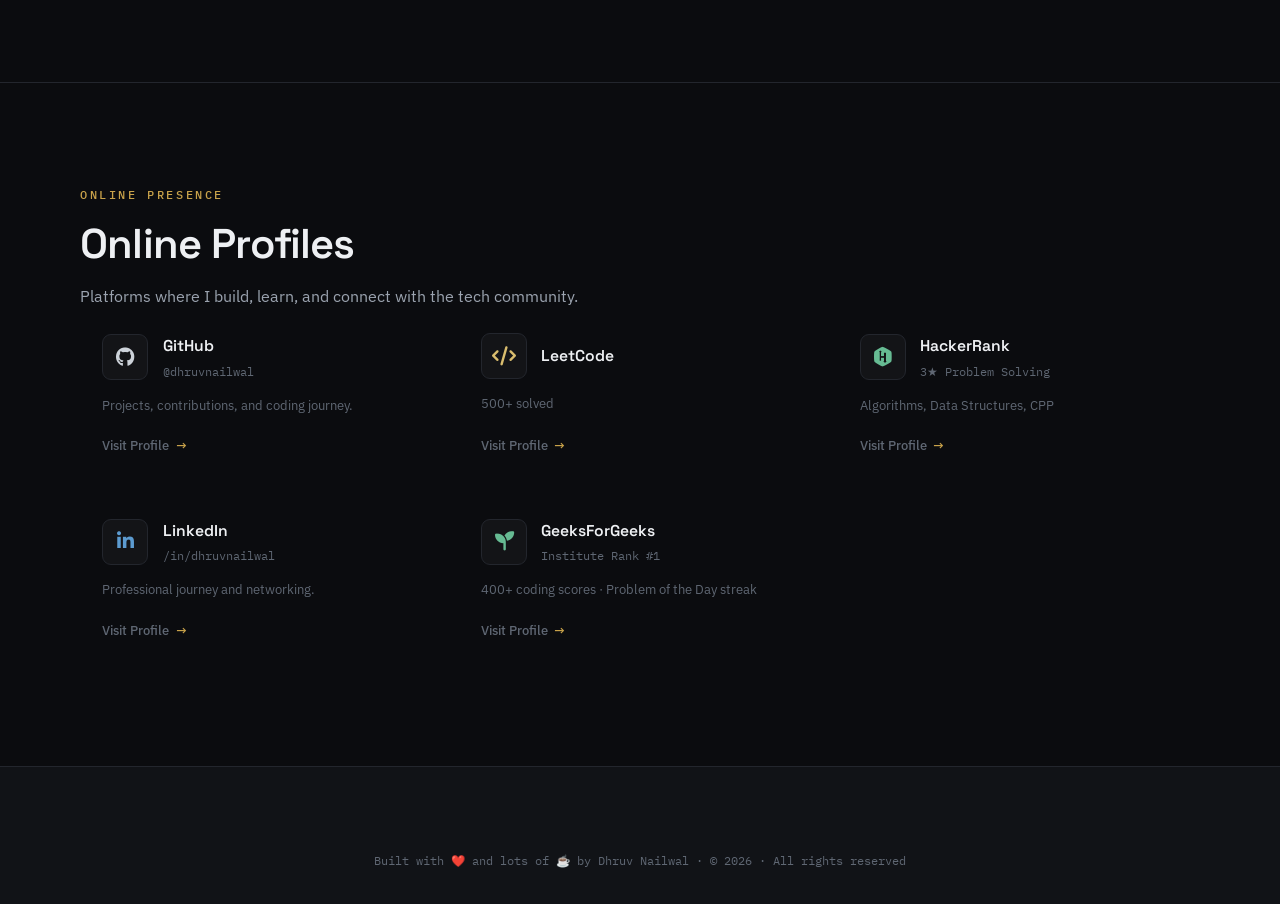
<file: projects.html>
<!DOCTYPE html>
<html lang="en">
    <head>
        <title>Projects | Dhruv Nailwal</title>
        <link
            rel="icon"
            type="image/png"
            sizes="64x64"
            href="assets/favicon.png"
        >
        <meta name="theme-color" content="#0C1117">
        <link rel="apple-touch-icon" href="assets/favicon.png">
        <meta name="description" content="Projects by Dhruv Nailwal — TraceWeave multi-source AML detection engine, unseen-customer fraud detection, Compile Academy, Catalyxt Nexus, and more. Plus his coding profiles on GitHub, LeetCode, and GeeksforGeeks.">
        <meta name="keywords" content="Dhruv Nailwal projects, Machine Learning, Anomaly Detection, AML, Fraud Detection, scikit-learn, PySide6, FastAPI, Streamlit, LightGBM, GitHub, LeetCode">
        <meta name="author" content="Dhruv Nailwal">
        <meta name="robots" content="index, follow">
        <meta charset="UTF-8">
        <meta name="viewport" content="width=device-width, initial-scale=1.0">
        <link rel="canonical" href="https://dhruvnailwal.me/projects.html">
        <link rel="preconnect" href="https://fonts.googleapis.com">
        <link rel="preconnect" href="https://fonts.gstatic.com" crossorigin>
        <link href="https://fonts.googleapis.com/css2?family=IBM+Plex+Mono:wght@400;500;600&family=IBM+Plex+Sans:wght@400;500;600;700&family=Space+Grotesk:wght@500;600;700&display=swap" rel="stylesheet">
        <link rel="stylesheet" href="https://cdnjs.cloudflare.com/ajax/libs/font-awesome/6.7.2/css/all.min.css">
        <link rel="stylesheet" href="css/styles.css">
    </head>
    <body>
        <!-- Scroll Progress -->
        <div id="progress" aria-hidden="true"></div>
        <!-- Navigation -->
        <nav id="navbar">
            <div class="nav-inner">
                <a href="index.html" class="nav-logo">&lt;<span class="hl">DN</span> /&gt;</a>
            <ul class="nav-links">
                <li>
                    <a href="index.html">Home</a>
                </li>
                <li>
                    <a href="about.html">About</a>
                </li>
                <li>
                    <a href="projects.html" class="active">Projects</a>
                </li>
                <li>
                    <a href="experience.html">Experience</a>
                </li>
                <li>
                    <a href="achievements.html">Wins</a>
                </li>
                <li>
                    <a href="contact.html">Contact</a>
                </li>
            </ul>
                <div class="nav-actions">
                    <a href="contact.html" class="btn-nav">Hire Me</a>
                </div>
                <button class="nav-toggle" id="navToggle" aria-label="Menu" aria-expanded="false" aria-controls="mobileNav">☰</button>
            </div>
        </nav>
        <!-- Mobile Nav -->
        <div class="nav-mobile" id="mobileNav">
            <a href="index.html" class="mobile-link">Home</a>
            <a href="about.html" class="mobile-link">About</a>
            <a href="projects.html" class="mobile-link active">Projects</a>
            <a href="experience.html" class="mobile-link">Experience</a>
            <a href="achievements.html" class="mobile-link">Wins</a>
            <a href="contact.html" class="mobile-link">Contact</a>
        </div>
        <!-- PROJECTS -->
        <section id="projects" class="page-head">
            <div class="container">
                <div class="fade-in">
                    <span class="section-label">What I've Built</span>
                    <h2 class="section-title">Projects</h2>
                    <p class="section-desc">A collection of projects that showcase my problem-solving skills, creativity, and passion for software development.</p>
                </div>
                <div class="projects-grid" id="projectsGrid">
                    <div class="project-card fade-in">
                        <div class="project-img">
                            <img src="fraud-detection.png" style="width:100%; height:100%; object-fit:cover;" alt="Unseen-Customer Fraud Detection — model performance on known vs unseen customers">
                        </div>
                        <div class="project-body">
                            <div class="project-title">Unseen-Customer Fraud Detection</div>
                            <div class="project-desc">A fraud risk engine built for the hardest case — the customer's first transaction. Fuses an isotonic-calibrated LightGBM fraud probability with an unsupervised IsolationForest + ECDF novelty score through a 2×2 risk matrix, so a legitimate new customer is never treated as fraud. Leakage-safe point-in-time features, TreeSHAP explanations, and a hard analyst alert budget, served over FastAPI and a Streamlit dashboard.</div>
                            <div class="project-tech">
                                <span class="tech-tag">Python</span>
                                <span class="tech-tag">LightGBM</span>
                                <span class="tech-tag">scikit-learn</span>
                                <span class="tech-tag">IsolationForest</span>
                                <span class="tech-tag">Isotonic Calibration</span>
                                <span class="tech-tag">TreeSHAP</span>
                                <span class="tech-tag">FastAPI</span>
                                <span class="tech-tag">Streamlit</span>
                            </div>
                            <div class="project-links">
                                <a href="https://github.com/dhruvnailwal/SRMHACK" class="project-link" target="_blank" rel="noopener"><i class="fa-brands fa-github"></i>GitHub</a>
                            </div>
                        </div>
                    </div>
                    <div class="project-card fade-in stagger-1">
                        <div class="project-img">
                            <img src="traceweave.png" style="width:100%; height:100%; object-fit:cover;" alt="TraceWeave — multi-source anomaly detection engine architecture">
                        </div>
                        <div class="project-body">
                            <div class="project-title">TraceWeave — Multi-Source AML Detection</div>
                            <div class="project-desc">A source-agnostic anti-money-laundering triage engine. It reads messy bank, call-detail and social exports, infers what each column actually means, links the same person across all three sources, and ranks them by risk. Seven unsupervised model families — time correlation, OddBall network analysis, Isolation Forest, Benford's law, structuring, behavioural and chain detection — are fused by Borda count and gated by a sufficiency engine that never runs a detector the data cannot honestly support. Validated blind on the SAML-D benchmark and shipped as a PySide6 desktop app with SHA-256 chain-of-custody sealing.</div>
                            <div class="project-tech">
                                <span class="tech-tag">Python</span>
                                <span class="tech-tag">scikit-learn</span>
                                <span class="tech-tag">RapidFuzz</span>
                                <span class="tech-tag">Pandas</span>
                                <span class="tech-tag">IsolationForest</span>
                                <span class="tech-tag">Graph Analysis</span>
                                <span class="tech-tag">PySide6</span>
                                <span class="tech-tag">Pytest</span>
                            </div>
                            <div class="project-links">
                                <a href="https://github.com/dhruvnailwal/Hackathon" class="project-link" target="_blank" rel="noopener"><i class="fa-brands fa-github"></i>GitHub</a>
                            </div>
                        </div>
                    </div>
                    <div class="project-card fade-in">
                        <div class="project-img">
                            <img src="logo.png" style="width:100%; height:100%; object-fit:cover;" alt="Compile Academy logo">
                        </div>
                        <div class="project-body">
                            <div class="project-title">Compile Academy</div>
                            <div class="project-desc">Designed and developed the official website for Compile Academy, providing students with an intuitive platform to explore courses, resources, and educational services. Focused on responsive design, user experience, and modern web development practices.</div>
                            <div class="project-tech">
                                <span class="tech-tag">Next.js</span>
                                <span class="tech-tag">Node.js</span>
                                <span class="tech-tag">Tailwind CSS</span>
                                <span class="tech-tag">React</span>
                                <span class="tech-tag">JavaScript</span>
                            </div>
                            <div class="project-links">
                                <a href="https://github.com/dhruvnailwal/compileAcademy" class="project-link"><i class="fa-brands fa-github"></i>GitHub</a>
                                <a href="https://compileacademy.tech" class="project-link"><i class="fa-solid fa-arrow-up-right-from-square"></i>Live Demo</a>
                            </div>
                        </div>
                    </div>
                    <div class="project-card fade-in stagger-1">
                        <div class="project-img">
                            <img src="cnlogo.jpeg" style="width:100%; height:100%; object-fit:cover;" alt="Catalyxt Nexus logo">
                        </div>
                        <div class="project-body">
                            <div class="project-title">Catalyxt Nexus</div>
                            <div class="project-desc">Built a social media marketing website for Catalyxt Nexus, focused on showcasing brand services, campaign strategy, and digital growth solutions. The platform is designed to communicate the company’s value clearly and help visitors connect with the brand online.</div>
                            <div class="project-tech">
                                <span class="tech-tag">Website</span>
                                <span class="tech-tag">Social Media Marketing</span>
                                <span class="tech-tag">UI/UX</span>
                                <span class="tech-tag">Responsive Design</span>
                            </div>
                            <div class="project-links">
                                <a href="https://catalyxtnexus.com" class="project-link" target="_blank" rel="noopener"><i class="fa-solid fa-arrow-up-right-from-square"></i>Live Website</a>
                            </div>
                        </div>
                    </div>
                    <div class="project-card fade-in stagger-2">
                        <div class="project-img">
                            <img src="DScover.png" style="width:100%; height:100%; object-fit:cover;" alt="DS PPT GROUP 11 presentation cover">
                        </div>
                        <div class="project-body">
                            <div class="project-title">DS PPT GROUP 11</div>
                            <div class="project-desc">A data structure presentation created by Group 11.</div>
                            <div class="project-links">
                                <a href="https://canva.link/xuzo59xfy0wag6g" class="project-link" target="_blank" rel="noopener"><i class="fa-solid fa-arrow-up-right-from-square"></i>View Presentation</a>
                            </div>
                        </div>
                    </div>
                    <div class="project-card fade-in stagger-3">
                        <div class="project-img">
                            <img src="StatsCover.jpeg" style="width:100%; height:100%; object-fit:cover;" alt="Statistics presentation cover">
                        </div>
                        <div class="project-body">
                            <div class="project-title">Statistics Presentation</div>
                            <div class="project-desc">A presentation on statistics covering key concepts, data analysis, and interpretation of results.</div>
                            <div class="project-links">
                                <a href="https://canva.link/wz8eyaugtxnkvyg" class="project-link" target="_blank" rel="noopener"><i class="fa-solid fa-arrow-up-right-from-square"></i>View Presentation</a>
                            </div>
                        </div>
                    </div>
                    <!--
                    <div class="project-card fade-in stagger-2">
                        <div class="project-img">⚙️</div>
                        <div class="project-body">
                            <div class="project-title">MiniOS — Custom OS Kernel</div>
                            <div class="project-desc">A minimal operating system kernel built from scratch in C++ and x86 assembly. Supports basic process scheduling, memory management, and a FAT32 filesystem.</div>
                            <div class="project-tech">
                                <span class="tech-tag">C++</span>
                                <span class="tech-tag">x86 ASM</span>
                                <span class="tech-tag">QEMU</span>
                                <span class="tech-tag">GDB</span>
                            </div>
                            <div class="project-links">
                                <a href="#" class="project-link">📦 GitHub</a>
                            </div>
                        </div>
                    </div>
                    <div class="project-card fade-in stagger-3">
                        <div class="project-img">💬</div>
                        <div class="project-body">
                            <div class="project-title">Collab — Real-time Code Editor</div>
                            <div class="project-desc">Google Docs for code — real-time collaborative code editor supporting 10+ languages, live chat, video calls, and execution sandbox. Used in 3 college hackathons.</div>
                            <div class="project-tech">
                                <span class="tech-tag">React</span>
                                <span class="tech-tag">Socket.io</span>
                                <span class="tech-tag">Node.js</span>
                                <span class="tech-tag">Docker</span>
                            </div>
                            <div class="project-links">
                                <a href="#" class="project-link">📦 GitHub</a>
                                <a href="#" class="project-link">🚀 Live Demo</a>
                            </div>
                        </div>
                    </div>
                    <div class="project-card fade-in stagger-1">
                        <div class="project-img">📊</div>
                        <div class="project-body">
                            <div class="project-title">StockSense — ML Portfolio Tracker</div>
                            <div class="project-desc">ML-powered stock analysis dashboard with LSTM price prediction, sentiment analysis from news, and portfolio optimization using modern portfolio theory.</div>
                            <div class="project-tech">
                                <span class="tech-tag">Python</span>
                                <span class="tech-tag">TensorFlow</span>
                                <span class="tech-tag">Streamlit</span>
                                <span class="tech-tag">yfinance</span>
                            </div>
                            <div class="project-links">
                                <a href="#" class="project-link">📦 GitHub</a>
                            </div>
                        </div>
                    </div>
                    <div class="project-card fade-in stagger-2">
                        <div class="project-img">🔗</div>
                        <div class="project-body">
                            <div class="project-title">LinkVault — URL Shortener</div>
                            <div class="project-desc">Production-grade URL shortener with analytics dashboard, custom aliases, QR codes, click tracking, and link expiry. Handles 1M+ redirects/day.</div>
                            <div class="project-tech">
                                <span class="tech-tag">Node.js</span>
                                <span class="tech-tag">Redis</span>
                                <span class="tech-tag">MongoDB</span>
                                <span class="tech-tag">React</span>
                            </div>
                            <div class="project-links">
                                <a href="#" class="project-link">📦 GitHub</a>
                                <a href="#" class="project-link">🚀 Live Demo</a>
                            </div>
                        </div>
                    </div>
                    -->
                </div>
            </div>
        </section>
        <div class="divider"></div>
        <!-- CODING PROFILES -->
        <section id="profiles">
            <div class="container">
                <div class="fade-in">
                    <span class="section-label">Online Presence</span>
                    <h2 class="section-title">Online Profiles</h2>
                    <p class="section-desc">Platforms where I build, learn, and connect with the tech community.</p>
                </div>
                <div class="profiles-grid">
                    <a
                        href="https://github.com/dhruvnailwal"
                        class="profile-card fade-in"
                        target="_blank"
                        rel="noopener"
                    >
                        <div class="profile-head">
                            <div class="profile-icon c-github"><i class="fa-brands fa-github"></i></div>
                            <div>
                                <div class="profile-name">GitHub</div>
                                <div class="profile-user">@dhruvnailwal</div>
                            </div>
                        </div>
                        <div class="profile-desc">Projects, contributions, and coding journey.</div>
                        <div class="profile-btn">Visit Profile <span class="go">→</span></div>
                    </a>
                    <a
                        href="https://leetcode.com/u/Dhruv_Nailwal/"
                        class="profile-card fade-in stagger-2"
                        target="_blank"
                        rel="noopener"
                    >
                        <div class="profile-head">
                            <div class="profile-icon c-leetcode"><i class="fa-solid fa-code"></i></div>
                            <div>
                                <div class="profile-name">LeetCode</div>
                            </div>
                        </div>
                        <div class="profile-desc">500+ solved</div>
                        <div class="profile-btn">Visit Profile <span class="go">→</span></div>
                    </a>
                    <a
                        href="https://www.hackerrank.com/profile/nailwaldhruv"
                        class="profile-card fade-in"
                        target="_blank"
                        rel="noopener"
                    >
                        <div class="profile-head">
                            <div class="profile-icon c-hackerrank"><i class="fa-brands fa-hackerrank"></i></div>
                            <div>
                                <div class="profile-name">HackerRank</div>
                                <div class="profile-user">3★ Problem Solving</div>
                            </div>
                        </div>
                        <div class="profile-desc">Algorithms, Data Structures, CPP</div>
                        <div class="profile-btn">Visit Profile <span class="go">→</span></div>
                    </a>
                    <a
                        href="https://www.linkedin.com/in/dhruvnailwal/"
                        class="profile-card fade-in stagger-1"
                        target="_blank"
                        rel="noopener"
                    >
                        <div class="profile-head">
                            <div class="profile-icon c-linkedin"><i class="fa-brands fa-linkedin-in"></i></div>
                            <div>
                                <div class="profile-name">LinkedIn</div>
                                <div class="profile-user">/in/dhruvnailwal</div>
                            </div>
                        </div>
                        <div class="profile-desc">Professional journey and networking.</div>
                        <div class="profile-btn">Visit Profile <span class="go">→</span></div>
                    </a>
                    <a
                        href="https://www.geeksforgeeks.org/profile/nailwalf3o0"
                        class="profile-card fade-in stagger-2"
                        target="_blank"
                        rel="noopener"
                    >
                        <div class="profile-head">
                            <div class="profile-icon c-gfg"><i class="fa-solid fa-seedling"></i></div>
                            <div>
                                <div class="profile-name">GeeksForGeeks</div>
                                <div class="profile-user">Institute Rank #1</div>
                            </div>
                        </div>
                        <div class="profile-desc">400+ coding scores · Problem of the Day streak</div>
                        <div class="profile-btn">Visit Profile <span class="go">→</span></div>
                    </a>
                </div>
            </div>
        </section>
        <!-- FOOTER -->
        <footer>
            <div class="container">
                <div class="footer-copy">Built with ❤️ and lots of ☕ by Dhruv Nailwal · © 2026 · All rights reserved</div>
            </div>
        </footer>
        <!-- Scroll To Top -->
        <button id="scrolltop" onclick="toTop()" aria-label="Back to top">↑</button>
        <script src="js/main.js"></script>
    </body>
</html>
</file>
<file: css/styles.css>
/* ==========================================================================
   Dhruv Nailwal — Portfolio
   Shared stylesheet for all pages.

   Design language
   ----------------
   A premium, editorial dark theme that reads as intentionally crafted:
   deep warm-charcoal surfaces, soft neutral ink, and a single refined gold
   accent used with restraint. Strong typographic hierarchy (Space Grotesk
   for display, IBM Plex Sans for body, Plex Mono for data/labels), generous
   whitespace, hairline borders instead of glow, and flat editorial lists in
   supporting sections so the page never collapses into a sea of floating
   boxes.

   Core principle: not every element is a card. Primary content (projects,
   experience, achievements, jump links, values) uses subtle bordered
   surfaces; supporting lists (skills, education, facts, contact info) are
   flat rows separated by hairlines. This creates real visual hierarchy.

   Mobile-first: base styles target small screens; layout scales up via
   min-width queries. Breakpoints: 520, 600, 700, 768, 900, 1024.
   ========================================================================== */

:root {
  /* Surfaces — deep warm charcoal (neutral, not blue) */
  --bg: #0b0c0f;
  --bg-elev: #111317;             /* section alt background */
  --bg-soft: rgba(255, 255, 255, 0.03);
  --card: #131519;
  --card-hover: #16181d;
  --line: #23262d;                /* hairline */
  --line-strong: #2e323a;

  /* Accent — refined gold, used sparingly */
  --accent: #c8a24a;
  --accent-hover: #d6b45e;
  --accent-soft: #e8d296;
  --accent-ink: #171207;
  --accent-wash: rgba(200, 162, 74, 0.09);
  --line2: rgba(200, 162, 74, 0.32);

  /* Ink — soft neutrals */
  --ink: #eef0f3;
  --ink2: #9ba3af;
  --ink3: #5f6773;
  --ink4: #464c56;

  /* Semantic */
  --green: #66bb93;
  --red: #e0716f;
  --text: var(--ink);
  --text2: var(--ink2);
  --text3: var(--ink3);
  --border: var(--line);
  --border2: var(--line2);

  /* Brand icon colors */
  --github: #cdd3da;
  --linkedin: #5c9bd0;
  --leetcode: #d9bd6e;
  --hackerrank: #66bb93;
  --gfg: #66bb93;

  /* Type */
  --sans: 'IBM Plex Sans', -apple-system, BlinkMacSystemFont, 'Segoe UI', sans-serif;
  --display: 'Space Grotesk', 'IBM Plex Sans', sans-serif;
  --mono: 'IBM Plex Mono', ui-monospace, 'SFMono-Regular', Consolas, monospace;

  /* Touch targets / radii */
  --tap: 44px;
  --r-sm: 6px;
  --r-md: 10px;

  /* Layout */
  --container: 1120px;
  --section-pad: clamp(4rem, 8vw, 6.5rem);
}

*, *::before, *::after { box-sizing: border-box; margin: 0; padding: 0 }
html { scroll-behavior: smooth; font-size: 16px; -webkit-text-size-adjust: 100% }
body {
  font-family: var(--sans);
  background: var(--bg);
  color: var(--ink);
  line-height: 1.7;
  overflow-x: hidden;
  -webkit-font-smoothing: antialiased;
  text-rendering: optimizeLegibility;
  font-size: 16px;
}
::selection { background: var(--accent-wash); color: var(--accent-soft) }
::-webkit-scrollbar { width: 4px }
::-webkit-scrollbar-track { background: var(--bg) }
::-webkit-scrollbar-thumb { background: var(--line-strong); border-radius: 2px }
::-webkit-scrollbar-thumb:hover { background: var(--ink4) }
img { max-width: 100%; height: auto; display: block }
a { color: inherit }
a:focus-visible, button:focus-visible, input:focus-visible, textarea:focus-visible { outline: 2px solid var(--accent); outline-offset: 3px }

/* ===== LOADER (home only) ===== */
#loader {
  position: fixed; inset: 0; background: var(--bg); z-index: 9999;
  display: flex; align-items: center; justify-content: center; flex-direction: column; gap: 1.25rem;
  transition: opacity .5s;
}
#loader.hide { opacity: 0; pointer-events: none }
.loader-logo { font-family: var(--display); font-size: 1.4rem; font-weight: 600; color: var(--ink); letter-spacing: .02em }
.loader-logo .hl { color: var(--accent) }
.loader-bar { width: min(200px, 60vw); height: 2px; background: var(--line); border-radius: 1px; overflow: hidden }
.loader-fill { height: 100%; width: 0; background: var(--accent); animation: loadfill 1s cubic-bezier(.4, 0, .2, 1) forwards }
@keyframes loadfill { to { width: 100% } }

/* ===== SCROLL PROGRESS ===== */
#progress { position: fixed; top: 0; left: 0; height: 2px; width: 0; background: var(--accent); z-index: 200; pointer-events: none }

/* ===== NAV ===== */
#navbar {
  position: fixed; top: 0; left: 0; right: 0; z-index: 1000;
  padding: 0 1.25rem;
  height: 66px;
  display: flex; align-items: center; justify-content: space-between; gap: 1rem;
  transition: background .3s ease, border-color .3s ease, height .3s ease;
  border-bottom: 1px solid transparent;
}
.nav-inner {
  width: 100%; max-width: var(--container); margin: 0 auto;
  display: flex; align-items: center; justify-content: space-between; gap: 1rem;
}
#navbar.scrolled {
  background: rgba(11, 12, 15, 0.86);
  backdrop-filter: saturate(140%) blur(12px);
  border-bottom: 1px solid var(--line);
}
.nav-logo {
  font-family: var(--display); font-weight: 600; font-size: 1.02rem;
  color: var(--ink); text-decoration: none; letter-spacing: .01em;
  white-space: nowrap;
}
.nav-logo .hl { color: var(--accent) }
.nav-links { display: none; align-items: center; gap: 2rem; list-style: none }
.nav-links a {
  color: var(--ink2); text-decoration: none; font-size: .9rem; font-weight: 500;
  transition: color .2s; position: relative;
  padding: .5rem 0;
}
.nav-links a::after {
  content: ''; position: absolute; bottom: 0; left: 0;
  width: 0; height: 1px; background: var(--accent); transition: width .25s;
}
.nav-links a:hover { color: var(--ink) }
.nav-links a:hover::after { width: 100% }
.nav-links a.active { color: var(--ink) }
.nav-links a.active::after { width: 100% }
.nav-actions { display: flex; align-items: center; gap: .9rem }
.btn-nav {
  display: none;
  background: var(--accent); border: none; border-radius: var(--r-sm);
  padding: .5rem 1.15rem; min-height: 38px;
  cursor: pointer; color: var(--accent-ink); font-size: .86rem; font-weight: 600;
  font-family: var(--sans); text-decoration: none;
  transition: background .2s;
}
.btn-nav:hover { background: var(--accent-hover) }

.nav-toggle {
  display: inline-flex; align-items: center; justify-content: center;
  width: 42px; height: 42px;
  margin-right: -.4rem;
  background: none; border: 1px solid var(--line); cursor: pointer;
  color: var(--ink); font-size: 1.55rem; line-height: 1;
  border-radius: var(--r-sm);
  transition: color .2s, border-color .2s, transform .2s;
  font-family: var(--sans);
}
.nav-toggle:hover { color: var(--accent); border-color: var(--line-strong) }
.nav-toggle[aria-expanded="true"] { color: var(--accent) }

/* Full-screen mobile menu */
.nav-mobile {
  position: fixed; inset: 0; z-index: 900;
  background: var(--bg);
  display: flex; flex-direction: column; align-items: center; justify-content: center;
  gap: clamp(.9rem, 3.5vh, 1.6rem);
  padding: 5.5rem 1.5rem 3rem;
  overflow-y: auto;
  opacity: 0; visibility: hidden;
  transition: opacity .25s ease, visibility 0s linear .25s;
}
.nav-mobile.open { opacity: 1; visibility: visible; transition: opacity .25s ease }
.nav-mobile a {
  font-family: var(--display); font-size: clamp(1.25rem, 5vw, 1.5rem);
  font-weight: 500; color: var(--ink2); text-decoration: none;
  padding: .4rem 1.25rem; transition: color .2s;
}
.nav-mobile a:hover, .nav-mobile a.active { color: var(--accent) }
body.menu-open { overflow: hidden }
body.menu-open #navbar { background: var(--bg); border-bottom-color: transparent }
body.menu-open .nav-toggle { color: var(--accent) }

@media (min-width: 768px) {
  #navbar { padding: 0 2rem; height: 72px }
  .nav-links { display: flex }
  .btn-nav { display: inline-flex; align-items: center }
  .nav-toggle { display: none }
  .nav-mobile { display: none }
}
@media (min-width: 768px) and (max-width: 949px) {
  .nav-links { gap: 1.4rem }
  .nav-links a { font-size: .87rem }
}

/* ===== PAGE SCAFFOLD ===== */
section { padding: var(--section-pad) 1.25rem; scroll-margin-top: 5rem }
.container { width: 100%; max-width: var(--container); margin: 0 auto }
.section-intro { margin-bottom: clamp(2.5rem, 6vw, 3.5rem); max-width: 620px }
.page-head { padding-top: calc(5.5rem + 24px) }
.section-label {
  display: block;
  font-family: var(--mono); font-size: .74rem; font-weight: 500;
  text-transform: uppercase; letter-spacing: .22em; color: var(--accent);
  margin-bottom: 1rem;
}
.section-title {
  font-family: var(--display); font-size: clamp(1.9rem, 5vw, 2.6rem);
  font-weight: 600; letter-spacing: -0.02em; color: var(--ink); margin-bottom: .9rem;
  line-height: 1.12;
}
.section-desc { color: var(--ink2); font-size: 1.02rem; line-height: 1.75 }
.section-subtitle { color: var(--ink2); font-size: 1rem; line-height: 1.75 }
.divider { height: 1px; background: var(--line); border: 0 }
.section-alt { background: var(--bg-elev) }

@media (min-width: 520px) { section { padding: calc(var(--section-pad) * .85) 1.75rem } }
@media (min-width: 768px) {
  section { padding: var(--section-pad) 2rem; scroll-margin-top: 5rem }
  .page-head { padding-top: calc(6.5rem + 24px) }
}

/* ===== SHARED SURFACES ===== */
/* Primary content surfaces — subtle bordered boxes. Not everything gets one. */
.box {
  background: var(--card); border: 1px solid var(--line); border-radius: var(--r-md);
}
.box-hover { transition: border-color .2s, background .2s, transform .2s }
.box-hover:hover { border-color: var(--line-strong); background: var(--card-hover) }

/* Hairline list row used for flat, editorial supporting content */
.row-list { border-top: 1px solid var(--line) }
.row-item {
  display: flex; align-items: flex-start; gap: 1rem;
  padding: 1.05rem 0; border-bottom: 1px solid var(--line);
}

/* ===== HERO ===== */
#hero {
  min-height: 100svh; display: flex; align-items: center; justify-content: center;
  position: relative; padding: 6.5rem 1.25rem 3rem; overflow: hidden;
}
.hero-grid-bg {
  position: absolute; inset: 0; pointer-events: none;
  background-image:
    linear-gradient(rgba(255, 255, 255, 0.018) 1px, transparent 1px),
    linear-gradient(90deg, rgba(255, 255, 255, 0.018) 1px, transparent 1px);
  background-size: 68px 68px;
  -webkit-mask-image: radial-gradient(ellipse 75% 65% at 50% 0%, black, transparent);
  mask-image: radial-gradient(ellipse 75% 65% at 50% 0%, black, transparent);
}
.hero-inner {
  max-width: var(--container); width: 100%; position: relative; z-index: 1;
  display: flex; flex-direction: column; align-items: center; gap: 3rem;
}
.hero-content { display: flex; flex-direction: column; gap: 1.25rem; align-items: center; text-align: center; width: 100% }
.hero-badge {
  display: inline-flex; align-items: center; gap: .6rem;
  border: 1px solid var(--line); border-radius: 100px; background: var(--bg-soft);
  padding: .4rem 1rem;
  font-family: var(--mono); font-size: .7rem; font-weight: 500;
  letter-spacing: .08em; text-transform: uppercase; color: var(--ink2); width: fit-content;
}
.hero-badge .dot { width: 6px; height: 6px; border-radius: 50%; background: var(--green) }
.hero-name {
  font-family: var(--display); font-size: clamp(2.7rem, 12vw, 5rem);
  font-weight: 600; line-height: 1.02; letter-spacing: -0.03em; color: var(--ink);
  text-wrap: balance;
}
.hero-name .accent { color: var(--accent) }
.hero-tagline {
  font-size: clamp(.92rem, 2.6vw, 1.05rem); color: var(--ink2);
  font-family: var(--mono); font-weight: 500; min-height: 1.8rem;
}
.hero-tagline::after {
  content: ''; display: inline-block; width: 8px; height: 1.05em; margin-left: 4px;
  vertical-align: middle; background: var(--accent); animation: caret 1s steps(1) infinite;
}
@keyframes caret { 50% { opacity: 0 } }
.hero-desc { font-size: 1.02rem; color: var(--ink2); max-width: 560px; line-height: 1.8 }
.hero-btns { display: flex; flex-direction: column; align-items: stretch; gap: .7rem; width: 100%; max-width: 330px }
.btn-primary, .btn-outline {
  display: inline-flex; align-items: center; justify-content: center; gap: .55rem;
  min-height: 48px; padding: .8rem 1.6rem; border-radius: var(--r-sm);
  font-size: .95rem; font-weight: 600; text-align: center;
  text-decoration: none; transition: transform .15s, background .2s, border-color .2s, color .2s;
  font-family: var(--sans); line-height: 1.2;
}
.btn-primary {
  background: var(--accent); color: var(--accent-ink); border: 1px solid var(--accent);
}
.btn-primary:hover { background: var(--accent-hover); border-color: var(--accent-hover); transform: translateY(-1px) }
.btn-primary:active { transform: translateY(0) }
.btn-outline {
  background: transparent; color: var(--ink); border: 1px solid var(--line-strong);
  font-weight: 500;
}
.btn-outline:hover { border-color: var(--accent); color: var(--accent-soft) }
.btn i { font-size: .9em }
.btn-outline .go { color: var(--accent); font-size: .85em }

/* Stats */
.hero-stats { display: grid; grid-template-columns: repeat(2, minmax(0, 1fr)); gap: 1.6rem 1.4rem; width: 100%; max-width: 480px; margin-top: .4rem }
.hero-stat { display: flex; flex-direction: column; gap: .2rem; text-align: center }
.hero-stat-num { font-family: var(--display); font-size: clamp(1.6rem, 6vw, 2rem); font-weight: 600; color: var(--ink); letter-spacing: -0.02em }
.hero-stat-label { font-family: var(--mono); font-size: .62rem; color: var(--ink3); text-transform: uppercase; letter-spacing: .06em; line-height: 1.5 }

/* Hero portrait */
.hero-photo {
  position: relative; order: -1; width: min(250px, 76vw); margin: 0 auto;
}
.hero-photo .frame {
  position: relative; border: 1px solid var(--line); border-radius: var(--r-md); overflow: hidden;
  background: var(--card);
}
.hero-photo img { width: 100%; aspect-ratio: 4 / 5; object-fit: cover; object-position: center top; display: block }
.hero-photo-caption {
  margin-top: .9rem; text-align: center;
  font-family: var(--mono); font-size: .68rem; color: var(--ink3);
  letter-spacing: .07em; text-transform: uppercase;
}

@media (min-width: 520px) {
  .hero-btns { flex-direction: row; flex-wrap: wrap; align-items: center; justify-content: center; width: auto; max-width: none }
  .hero-content { flex-direction: column }
}
@media (min-width: 768px) {
  #hero { padding: 8rem 2rem 4rem }
  .hero-stats { grid-template-columns: repeat(4, auto); justify-content: center; gap: 2.4rem; max-width: none }
  .hero-photo { width: min(300px, 80%) }
}
@media (min-width: 900px) {
  .hero-inner { display: grid; grid-template-columns: 1.1fr .9fr; gap: clamp(3rem, 6vw, 5rem); align-items: center }
  .hero-content { align-items: flex-start; text-align: left }
  .hero-badge { margin-left: 0 }
  .hero-photo { order: 0; width: min(340px, 100%); justify-self: center }
  .hero-stats { grid-template-columns: repeat(4, 1fr); justify-content: stretch; gap: 1rem; margin-top: 1rem }
  .hero-stat { text-align: left }
}

/* About-page portrait */
.about-photo { position: relative; width: min(260px, 76vw); margin: 0 auto; align-self: center }
.about-photo img {
  width: 100%; aspect-ratio: 4 / 5; object-fit: cover; object-position: center top;
  display: block; border-radius: var(--r-md); border: 1px solid var(--line);
}

/* ===== ABOUT ===== */
.about-layout { display: flex; flex-direction: column; gap: 2.5rem; align-items: center }
.about-text > p { color: var(--ink2); font-size: 1rem; line-height: 1.85; margin-bottom: 1.1rem }
.about-text > p:last-child { margin-bottom: 0 }
.about-highlights { display: flex; flex-direction: column; margin-top: 1.8rem; border-top: 1px solid var(--line) }
.about-hl {
  display: flex; align-items: center; gap: 1rem; padding: .95rem 0;
  border-bottom: 1px solid var(--line);
  color: var(--ink2); font-size: .9rem; line-height: 1.5;
}
.about-hl-icon {
  width: 38px; height: 38px; border-radius: 8px; background: var(--bg-soft);
  border: 1px solid var(--line); display: flex; align-items: center; justify-content: center;
  color: var(--accent); font-size: .9rem; flex-shrink: 0;
}
.about-hl a { color: var(--accent); text-decoration: none }
.about-hl a:hover { text-decoration: underline }
.about-values { display: grid; grid-template-columns: 1fr; gap: .9rem; margin-top: 3rem }
.about-val { padding: 1.25rem 1.3rem }
.about-val:hover { border-color: var(--line-strong); transform: translateY(-2px) }
.about-val-title { font-family: var(--display); font-size: .98rem; font-weight: 600; color: var(--ink); margin-bottom: .35rem }
.about-val-title i { color: var(--accent); margin-right: .55rem; font-size: .9rem }
.about-val-text { font-size: .82rem; color: var(--ink3); line-height: 1.6 }
.currently-learning {
  background: var(--accent-wash); border: 1px dashed var(--line2); border-radius: var(--r-md);
  padding: 1.2rem 1.3rem; margin-top: 1.8rem;
}
.cl-title {
  font-family: var(--mono); font-size: .72rem; color: var(--accent-soft);
  font-weight: 500; text-transform: uppercase; letter-spacing: .14em; margin-bottom: .8rem;
}
.cl-tags { display: flex; flex-wrap: wrap; gap: .5rem }
.tag {
  background: var(--bg-soft); border: 1px solid var(--line); color: var(--ink2);
  padding: .3rem .85rem; border-radius: 100px; min-height: 32px;
  display: inline-flex; align-items: center;
  font-family: var(--mono); font-size: .72rem; font-weight: 500;
  transition: border-color .2s, color .2s;
}
.tag:hover { border-color: var(--line2); color: var(--accent-soft) }

@media (min-width: 600px) { .about-values { grid-template-columns: repeat(2, minmax(0, 1fr)) } }
@media (min-width: 900px) {
  .about-layout { display: grid; grid-template-columns: 300px 1fr; gap: clamp(2.5rem, 6vw, 4.5rem); align-items: start }
  .about-photo { align-self: start; width: 100%; position: sticky; top: 6.5rem }
}

/* ===== HOME JUMP LINKS ===== */
.jump-grid { display: grid; grid-template-columns: 1fr; gap: 1rem }
.jump-card {
  display: block; padding: 1.6rem 1.5rem; text-decoration: none;
  display: flex; flex-direction: column; gap: .6rem;
}
.jump-card:hover { border-color: var(--line-strong); transform: translateY(-3px) }
.jump-card-kicker { font-family: var(--mono); font-size: .68rem; letter-spacing: .16em; text-transform: uppercase; color: var(--ink3) }
.jump-card-title { font-family: var(--display); font-weight: 600; font-size: 1.12rem; color: var(--ink) }
.jump-card-desc { font-size: .86rem; color: var(--ink2); line-height: 1.7; flex: 1 }
.jump-card-go {
  font-size: .84rem; color: var(--ink3); padding-top: .4rem;
  display: inline-flex; align-items: center; gap: .4rem; transition: color .2s;
  font-weight: 500;
}
.jump-card:hover .jump-card-go { color: var(--accent) }
.jump-card-go .go { color: var(--accent); transition: transform .2s }
.jump-card:hover .jump-card-go .go { transform: translateX(4px) }

@media (min-width: 600px) { .jump-grid { grid-template-columns: repeat(2, minmax(0, 1fr)) } }
@media (min-width: 1024px) { .jump-grid { grid-template-columns: repeat(4, minmax(0, 1fr)) } }

/* ===== EDUCATION (flat timeline) ===== */
.edu-timeline { position: relative; border-top: 1px solid var(--line) }
.edu-item {
  display: grid; grid-template-columns: auto 1fr; gap: 1.2rem;
  padding: 1.6rem 0 1.6rem 0; border-bottom: 1px solid var(--line);
  align-items: start;
}
.edu-dot {
  width: 30px; height: 30px; border-radius: 50%; background: var(--bg);
  border: 1px solid var(--line-strong); display: flex; align-items: center; justify-content: center;
  flex-shrink: 0; font-size: .72rem; color: var(--accent); margin-top: .15rem;
}
.edu-meta { display: flex; flex-direction: column; align-items: flex-start; gap: .4rem; margin-bottom: .45rem }
.edu-school { font-family: var(--display); font-weight: 600; font-size: 1.05rem; color: var(--ink) }
.edu-duration { font-family: var(--mono); font-size: .7rem; color: var(--ink3); background: var(--bg-soft); padding: .22rem .65rem; border-radius: 100px }
.edu-degree { font-size: .9rem; color: var(--ink2); margin-bottom: .5rem }
.edu-grade { font-size: .82rem; color: var(--ink2) }
.edu-cur { color: var(--accent) }
.edu-item.current .edu-school::after { content: ''; display:inline-block; width:6px;height:6px;border-radius:50%;background:var(--green);margin-left:.55rem;vertical-align:middle }
.edu-courses { margin-top: .85rem; display: flex; flex-wrap: wrap; gap: .4rem }
.edu-course {
  font-size: .72rem; background: var(--bg-soft); border: 1px solid var(--line); color: var(--ink2);
  padding: .24rem .65rem; border-radius: 5px; transition: border-color .2s, color .2s;
}
.edu-course:hover { border-color: var(--line2); color: var(--accent-soft) }

@media (min-width: 600px) {
  .edu-meta { flex-direction: row; align-items: center; justify-content: space-between; flex-wrap: wrap; gap: .6rem }
}

/* ===== SKILLS ===== */
.skills-grid { display: grid; grid-template-columns: 1fr; gap: 1.1rem }
.skill-cat {
  background: var(--card); border: 1px solid var(--line); border-radius: var(--r-md);
  padding: 1.5rem 1.4rem;
  transition: border-color .2s, background .2s, transform .2s;
}
.skill-cat:hover { border-color: var(--line-strong); background: var(--card-hover); transform: translateY(-2px) }
.skill-cat-title {
  font-family: var(--display); font-weight: 600; font-size: 1rem; color: var(--ink);
  margin-bottom: 1.1rem; display: flex; align-items: center; gap: .7rem;
}
.skill-cat-icon {
  width: 32px; height: 32px; border-radius: 8px; background: var(--bg-soft);
  border: 1px solid var(--line); display: flex; align-items: center; justify-content: center;
  font-size: .85rem; color: var(--accent); flex-shrink: 0;
}
.skill-items { display: flex; flex-direction: column; gap: .75rem }
.skill-item { display: flex; align-items: center; padding: 0; border: 0 }
.skill-name { font-size: .9rem; color: var(--ink2) }
.skill-badges { display: flex; flex-wrap: wrap; gap: .45rem }
.badge {
  background: var(--bg-soft); border: 1px solid var(--line); color: var(--ink2);
  padding: .3rem .75rem; border-radius: 100px;
  font-family: var(--mono); font-size: .7rem;
  transition: border-color .2s, color .2s;
}
.badge:hover { border-color: var(--line2); color: var(--accent-soft) }

@media (min-width: 560px) { .skills-grid { grid-template-columns: repeat(2, minmax(0, 1fr)) } }
@media (min-width: 900px) { .skills-grid { grid-template-columns: repeat(3, minmax(0, 1fr)); gap: 1.25rem } }

/* ===== CODING PROFILES ===== */
.profiles-grid { display: grid; grid-template-columns: 1fr; gap: 1rem }
.profile-card { padding: 1.4rem 1.4rem; display: flex; flex-direction: column; gap: .9rem; text-decoration: none; color: inherit; min-width: 0 }
.profile-card:hover { border-color: var(--line-strong); transform: translateY(-3px) }
.profile-icon {
  width: 46px; height: 46px; border-radius: 9px; background: var(--bg-soft);
  border: 1px solid var(--line); display: flex; align-items: center; justify-content: center;
  color: var(--ink2); font-size: 1.2rem;
}
.profile-head { display: flex; align-items: center; gap: .9rem }
.profile-name { font-family: var(--display); font-weight: 600; font-size: .98rem; color: var(--ink) }
.profile-user { font-size: .72rem; color: var(--ink3); font-family: var(--mono); overflow-wrap: anywhere; margin-top: .1rem }
.profile-desc { font-size: .8rem; color: var(--ink3); line-height: 1.6 }
.profile-btn {
  margin-top: auto; font-size: .8rem; color: var(--ink3);
  display: inline-flex; align-items: center; gap: .4rem; padding-top: .3rem; transition: color .2s;
  font-weight: 500; width: fit-content;
}
.profile-card:hover .profile-btn { color: var(--accent) }
.profile-btn .go { color: var(--accent); transition: transform .2s }
.profile-card:hover .profile-btn .go { transform: translateX(4px) }

.profile-icon.c-github { color: var(--github) }
.profile-icon.c-leetcode { color: var(--leetcode) }
.profile-icon.c-hackerrank { color: var(--hackerrank) }
.profile-icon.c-linkedin { color: var(--linkedin) }
.profile-icon.c-gfg { color: var(--gfg) }

@media (min-width: 560px) { .profiles-grid { grid-template-columns: repeat(2, minmax(0, 1fr)) } }
@media (min-width: 900px) { .profiles-grid { grid-template-columns: repeat(3, minmax(0, 1fr)) } }

/* ===== PROJECTS ===== */
.projects-grid { display: grid; grid-template-columns: 1fr; gap: 1.25rem }
.project-card { overflow: hidden; display: flex; flex-direction: column; min-width: 0 }
.project-card:hover { border-color: var(--line-strong); transform: translateY(-3px) }
.project-img {
  height: 180px; background: var(--bg-elev); border-bottom: 1px solid var(--line);
  display: flex; align-items: center; justify-content: center; overflow: hidden;
}
.project-img img { width: 100%; height: 100%; object-fit: cover }
.project-body { padding: 1.4rem 1.4rem 1.2rem; flex: 1; display: flex; flex-direction: column; gap: .85rem }
.project-title { font-family: var(--display); font-weight: 600; font-size: 1.12rem; color: var(--ink) }
.project-desc { font-size: .84rem; color: var(--ink2); line-height: 1.7; flex: 1 }
.project-tech { display: flex; flex-wrap: wrap; gap: .35rem }
.tech-tag {
  font-size: .7rem; background: var(--bg-soft); border: 1px solid var(--line); color: var(--ink2);
  padding: .2rem .6rem; border-radius: 100px; font-family: var(--mono);
  transition: border-color .2s, color .2s;
}
.tech-tag:hover { border-color: var(--line2); color: var(--accent-soft) }
.project-links {
  display: flex; flex-wrap: wrap; gap: 1.1rem; margin-top: .3rem;
  border-top: 1px solid var(--line); padding-top: .95rem;
}
.project-link {
  font-size: .84rem; color: var(--ink2); text-decoration: none;
  display: inline-flex; align-items: center; gap: .4rem;
  min-height: calc(var(--tap) - 14px); font-weight: 500;
  transition: color .2s;
}
.project-link i { color: var(--accent); font-size: .8rem }
.project-link:hover { color: var(--accent) }

@media (min-width: 700px) {
  .projects-grid { grid-template-columns: repeat(auto-fit, minmax(min(100%, 320px), 1fr)) }
}

/* ===== ACHIEVEMENTS ===== */
.ach-outline { font-family: var(--display); font-weight: 600; font-size: 1.5rem; color: var(--ink); margin-bottom: .5rem; display: flex; align-items: center; gap: .6rem }
.ach-outline i { color: var(--accent); font-size: 1.1rem }
.ach-outline-sub { color: var(--ink2); margin-bottom: 2rem; max-width: 640px }
.achievements-grid { display: grid; grid-template-columns: repeat(auto-fit, minmax(min(100%, 320px), 1fr)); gap: 1.1rem }
.ach-card {
  padding: 0; display: flex; flex-direction: column; gap: 0; cursor: pointer; overflow: hidden;
  background: var(--card); border: 1px solid var(--line); border-radius: var(--r-md);
  transition: border-color .2s, background .2s, transform .2s;
}
.ach-card:hover { border-color: var(--line-strong); background: var(--card-hover); transform: translateY(-2px) }
.ach-head {
  display: flex; align-items: flex-start; gap: 1rem; width: 100%;
  padding: 1.4rem 1.4rem;
}
.ach-icon {
  width: 46px; height: 46px; border-radius: 9px; background: var(--bg-soft);
  border: 1px solid var(--line); display: flex; align-items: center; justify-content: center;
  font-size: 1.05rem; color: var(--accent); flex-shrink: 0;
}
.ach-content { flex: 1; min-width: 0 }
.ach-title { font-family: var(--display); font-weight: 600; font-size: 1rem; color: var(--ink); margin-bottom: .35rem }
.ach-desc { font-size: .82rem; color: var(--ink3); line-height: 1.6 }
.ach-badge {
  display: inline-flex; align-items: center; gap: .4rem;
  font-family: var(--mono); font-size: .68rem; margin-top: .7rem;
  padding: .3rem .7rem; border-radius: 5px; font-weight: 500;
}
.ach-badge.gold { background: var(--accent-wash); color: var(--accent-soft); border: 1px solid var(--line2) }
.ach-badge.blue, .ach-badge.silver { background: var(--bg-soft); color: var(--ink2); border: 1px solid var(--line) }
.ach-badge .chev { font-size: .7em; transition: transform .25s }
.ach-card.open .ach-head .ach-badge .chev { transform: rotate(180deg) }
.ach-panel { max-height: 0; overflow: hidden; margin-top: 0; transition: max-height .45s ease; padding: 0 1.4rem }
.ach-panel.open { max-height: 4600px; margin-top: 0; border-top: 1px solid var(--line); padding: 1.25rem 1.4rem 1.5rem }
.ach-panel p { color: var(--ink2); font-size: .85rem; line-height: 1.7 }
.ach-entry { margin-bottom: 1.75rem }
.ach-entry:last-child { margin-bottom: 0 }
.ach-entry + .ach-entry { border-top: 1px solid var(--line); padding-top: 1.75rem }
.ach-entry-title { font-family: var(--display); font-weight: 600; font-size: 1.08rem; color: var(--accent-soft); margin-bottom: .3rem; display: flex; align-items: center; gap: .5rem }
.ach-entry-title.gold { color: var(--accent) }
.ach-entry-title i { font-size: .9rem }
.ach-entry img {
  width: 100%; max-width: 440px; border-radius: var(--r-md);
  border: 1px solid var(--line); margin-top: .85rem; background: var(--bg-elev);
}

/* ===== EXPERIENCE ===== */
.exp-timeline { display: flex; flex-direction: column; gap: 1.25rem }
.exp-item { padding: 1.6rem 1.5rem; display: grid; grid-template-columns: auto 1fr; gap: 1.15rem; align-items: flex-start }
.exp-logo {
  width: 52px; height: 52px; border-radius: 10px; background: var(--bg-soft);
  border: 1px solid var(--line); display: flex; align-items: center; justify-content: center;
  flex-shrink: 0; overflow: hidden;
}
.exp-logo img { width: 100%; height: 100%; object-fit: cover }
.exp-header { display: flex; flex-direction: column; align-items: flex-start; gap: .5rem; margin-bottom: .7rem }
.exp-role { font-family: var(--display); font-weight: 600; font-size: 1.08rem; color: var(--ink) }
.exp-org { font-size: .88rem; color: var(--ink2) }
.exp-duration {
  font-family: var(--mono); font-size: .7rem; color: var(--ink3);
  background: var(--bg-soft); padding: .24rem .7rem; border-radius: 100px;
}
.exp-desc { font-size: .86rem; color: var(--ink2); line-height: 1.75; margin-bottom: .95rem }
.exp-tags { display: flex; flex-wrap: wrap; gap: .35rem }
.exp-tag {
  font-size: .7rem; background: var(--bg-soft); border: 1px solid var(--line); color: var(--ink3);
  padding: .24rem .6rem; border-radius: 100px; font-family: var(--mono);
}

@media (min-width: 600px) {
  .exp-timeline { gap: 1.25rem }
  .exp-header { flex-direction: row; align-items: flex-start; justify-content: space-between; flex-wrap: wrap; gap: .6rem }
  .exp-duration { white-space: nowrap }
}

/* ===== FUN FACTS (flat editorial grid) ===== */
.facts-grid { display: grid; grid-template-columns: 1fr; gap: 0; border-top: 1px solid var(--line) }
.fact-card { padding: 1.5rem 0; border-bottom: 1px solid var(--line) }
.fact-emoji { font-size: 1.4rem; margin-bottom: .75rem; color: var(--accent-soft) }
.fact-text { font-size: .88rem; color: var(--ink2); line-height: 1.65; max-width: 40ch }

@media (min-width: 600px) { .facts-grid { grid-template-columns: repeat(2, minmax(0, 1fr)); column-gap: 2.5rem } }
@media (min-width: 900px) { .facts-grid { grid-template-columns: repeat(3, minmax(0, 1fr)); column-gap: 3rem } }

/* ===== CONTACT ===== */
.contact-grid { display: flex; flex-direction: column; gap: 3rem; align-items: stretch }
.contact-info { display: flex; flex-direction: column; border-top: 1px solid var(--line) }
.contact-item { display: flex; align-items: flex-start; gap: 1rem; padding: 1.1rem 0; border-bottom: 1px solid var(--line) }
.contact-icon {
  width: 42px; height: 42px; border-radius: 9px; background: var(--bg-soft);
  border: 1px solid var(--line); display: flex; align-items: center; justify-content: center;
  color: var(--accent); font-size: .95rem; flex-shrink: 0;
}
.contact-label { font-size: .68rem; color: var(--ink3); text-transform: uppercase; letter-spacing: .08em; margin-bottom: .2rem }
.contact-value { font-size: .92rem; color: var(--ink); overflow-wrap: anywhere }
.social-links { display: flex; align-items: center; justify-content: flex-start; gap: 12px; flex-wrap: wrap; margin-top: 1.6rem }
.social-btn {
  width: 46px; height: 46px; border-radius: 9px; background: var(--bg-soft);
  border: 1px solid var(--line); display: flex; align-items: center; justify-content: center;
  color: var(--ink2); text-decoration: none; transition: border-color .2s, color .2s, transform .15s; cursor: pointer;
}
.social-btn i { font-size: 1.05rem }
.social-btn:hover { border-color: var(--accent); color: var(--accent-soft); transform: translateY(-2px) }

/* Form */
.contact-form {
  display: flex; flex-direction: column; gap: 1.05rem; width: 100%;
  padding: 2rem 1.6rem;
  background: var(--card); border: 1px solid var(--line); border-radius: var(--r-md);
}
.form-row { display: grid; grid-template-columns: 1fr; gap: 1.05rem }
.form-group { display: flex; flex-direction: column; gap: .45rem }
.form-label { font-size: .84rem; color: var(--ink2); font-weight: 500 }
.form-label .req { color: var(--accent) }
.form-input {
  background: var(--bg-elev); border: 1px solid var(--line); border-radius: var(--r-sm);
  padding: .85rem 1rem; min-height: 50px;
  color: var(--ink); font-size: 1rem; /* >=16px prevents iOS focus zoom */
  font-family: var(--sans); outline: none; resize: none;
  transition: border-color .2s, background .2s;
}
.form-input::placeholder { color: var(--ink3) }
.form-input:focus { border-color: var(--accent); background: var(--bg) }
.form-input:hover:not(:focus) { border-color: var(--line-strong) }
.contact-form .btn-primary { width: 100% }
#formMsg { min-height: 1.4rem }

@media (min-width: 520px) { .form-row { grid-template-columns: 1fr 1fr; gap: 1rem } }
@media (min-width: 768px) {
  .contact-grid { display: grid; grid-template-columns: 1fr 1fr; gap: clamp(2rem, 6vw, 4rem); align-items: start }
  .social-links { justify-content: flex-start }
}

/* ===== FOOTER ===== */
footer { background: var(--bg-elev); border-top: 1px solid var(--line); padding: 3rem 1.25rem 2rem }
.footer-inner { max-width: var(--container); margin: 0 auto }
.footer-top {
  display: flex; flex-direction: column; gap: 1.6rem;
  padding-bottom: 2rem; border-bottom: 1px solid var(--line);
}
.footer-brand { max-width: 380px; display: flex; flex-direction: column; gap: .8rem }
.footer-logo { font-family: var(--display); font-weight: 600; font-size: 1.15rem; color: var(--ink); text-decoration: none }
.footer-logo .hl { color: var(--accent) }
.footer-tagline { font-family: var(--mono); font-size: .7rem; color: var(--ink3); letter-spacing: .06em; text-transform: uppercase; line-height: 1.7 }
.footer-nav { display: flex; flex-wrap: wrap; gap: .35rem 1.4rem }
.footer-nav a {
  font-size: .86rem; color: var(--ink2); text-decoration: none; transition: color .2s;
  padding: .35rem .1rem;
}
.footer-nav a:hover, .footer-nav a.active { color: var(--accent-soft) }
.footer-copy {
  margin-top: 1.75rem;
  font-family: var(--mono); font-size: .72rem; color: var(--ink3);
  text-align: center; line-height: 1.8;
}
.footer-copy a { color: var(--ink2); text-decoration: none }
.footer-copy a:hover { color: var(--accent) }

@media (min-width: 600px) { footer { padding: 3.5rem 2rem 2rem } }
@media (min-width: 768px) {
  .footer-top { flex-direction: row; align-items: flex-start; justify-content: space-between; gap: 2.5rem }
  .footer-nav { max-width: 460px; justify-content: flex-end }
}

/* ===== SCROLL TO TOP ===== */
#scrolltop {
  position: fixed; bottom: 1.25rem; right: 1.25rem;
  width: 44px; height: 44px;
  border-radius: 9px; background: var(--bg-elev); border: 1px solid var(--line-strong); cursor: pointer;
  display: flex; align-items: center; justify-content: center;
  color: var(--ink2); font-size: 1.05rem;
  opacity: 0; transform: translateY(10px); transition: opacity .3s, transform .3s, color .2s, border-color .2s; z-index: 50;
}
#scrolltop.show { opacity: 1; transform: translateY(0) }
#scrolltop:hover { color: var(--accent); border-color: var(--accent) }
@media (min-width: 768px) { #scrolltop { bottom: 2rem; right: 2rem } }

/* ===== ANIMATIONS ===== */
.fade-in { opacity: 0; transform: translateY(16px); transition: opacity .6s ease, transform .6s ease }
.fade-in.visible { opacity: 1; transform: none }
.fade-left { opacity: 0; transform: translateX(-16px); transition: opacity .6s ease, transform .6s ease }
.fade-left.visible { opacity: 1; transform: none }
.stagger-1 { transition-delay: .08s }
.stagger-2 { transition-delay: .16s }
.stagger-3 { transition-delay: .24s }
.stagger-4 { transition-delay: .32s }

/* ===== REDUCED MOTION ===== */
@media (prefers-reduced-motion: reduce) {
  *, *::before, *::after { animation-duration: .01ms !important; animation-iteration-count: 1 !important; transition-duration: .01ms !important; scroll-behavior: auto !important }
  .fade-in, .fade-left { opacity: 1; transform: none }
}
</file>
